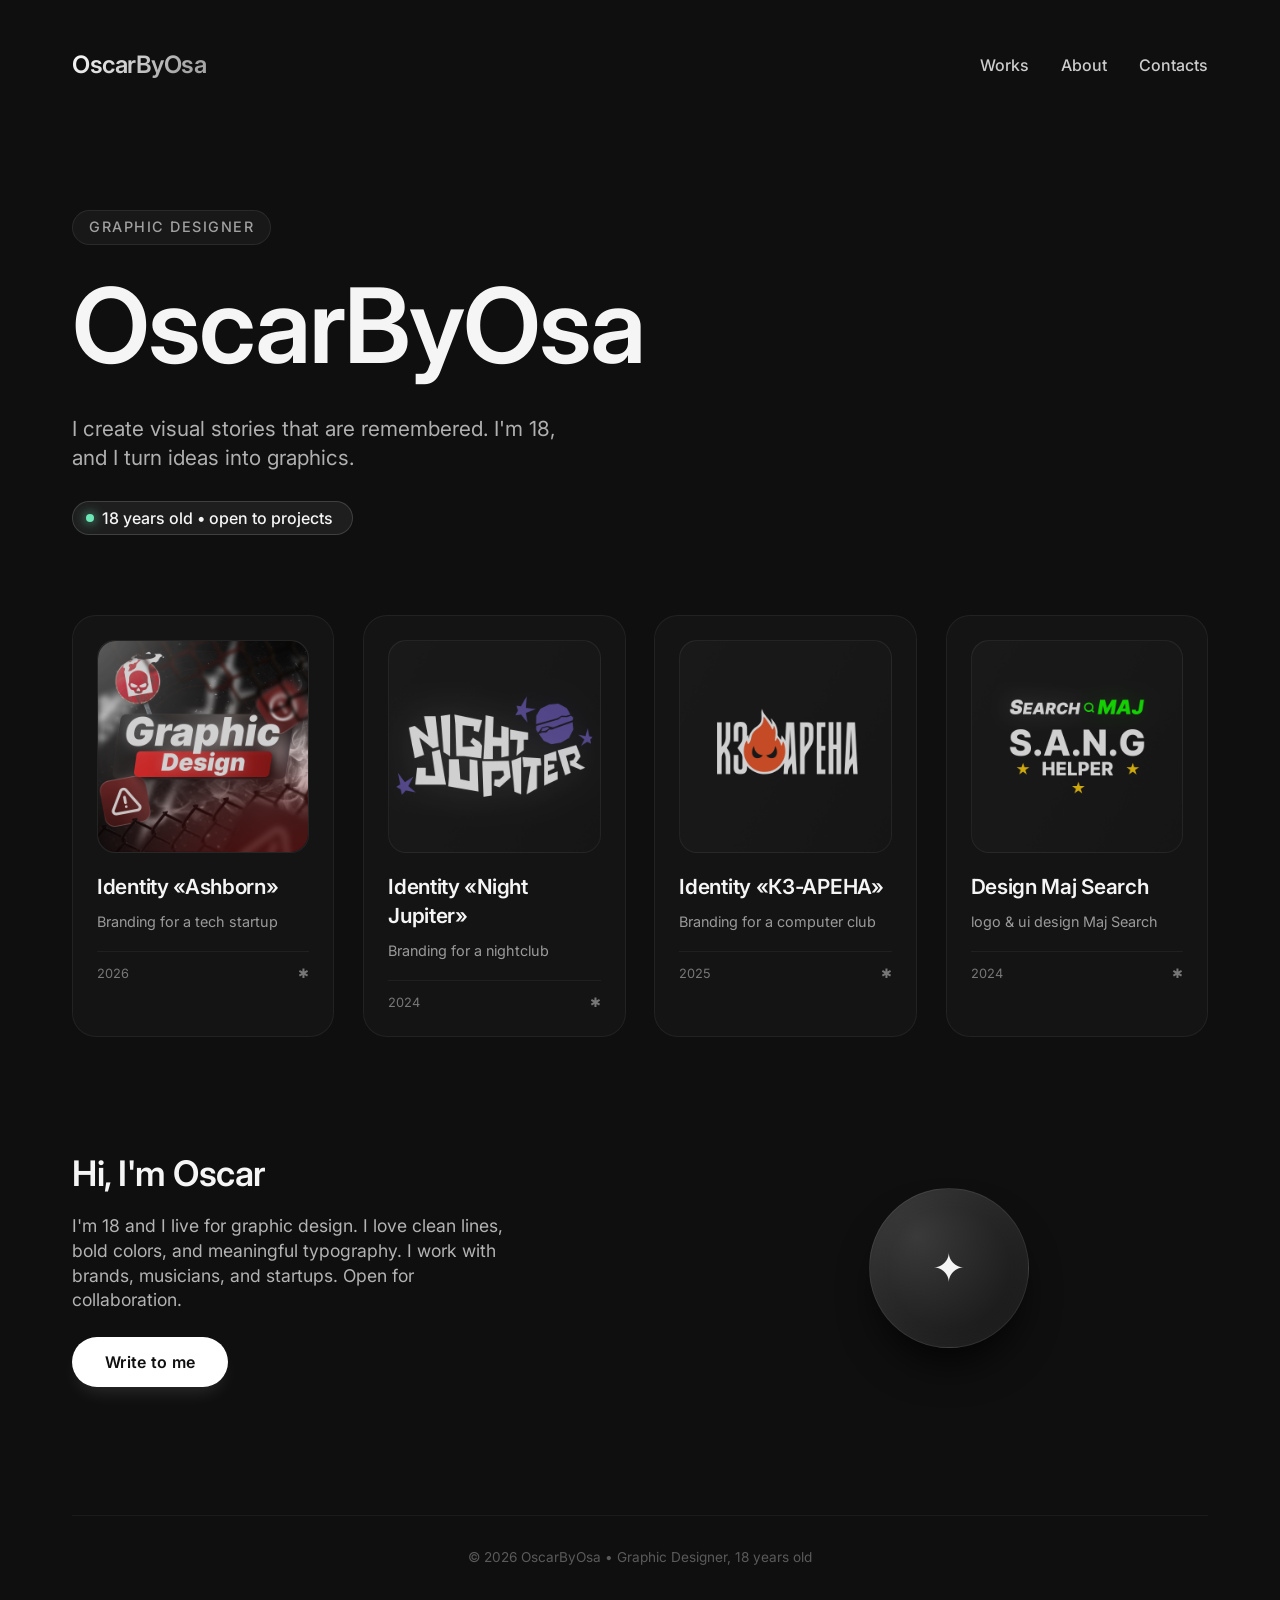
<file: index.html>
<!DOCTYPE html>
<html lang="en">
<head>
  <meta charset="UTF-8">
  <meta name="viewport" content="width=device-width, initial-scale=1.0, viewport-fit=cover">
  <title>OscarByOsa • Portfolio</title>
  <!-- Simple and beautiful font -->
  <link rel="preconnect" href="https://fonts.googleapis.com">
  <link rel="preconnect" href="https://fonts.gstatic.com" crossorigin>
  <link href="https://fonts.googleapis.com/css2?family=Inter:opsz,wght@14..32,400;14..32,500;14..32,600&display=swap" rel="stylesheet">
  <style>
    * {
      margin: 0;
      padding: 0;
      box-sizing: border-box;
    }

    body {
      background: #0f0f0f;
      font-family: 'Inter', -apple-system, BlinkMacSystemFont, sans-serif;
      color: #f5f5f5;
      line-height: 1.4;
      overflow-x: hidden;
    }

    /* Smooth scrolling */
    html {
      scroll-behavior: smooth;
    }

    /* ----- ANIMATIONS ----- */
    @keyframes fadeInUp {
      0% {
        opacity: 0;
        transform: translateY(30px);
      }
      100% {
        opacity: 1;
        transform: translateY(0);
      }
    }

    @keyframes softGlow {
      0% {
        text-shadow: 0 0 10px rgba(255, 255, 255, 0.1);
      }
      50% {
        text-shadow: 0 0 25px rgba(255, 255, 255, 0.3), 0 0 10px rgba(200, 200, 255, 0.4);
      }
      100% {
        text-shadow: 0 0 10px rgba(255, 255, 255, 0.1);
      }
    }

    @keyframes float {
      0% {
        transform: translateY(0px);
      }
      50% {
        transform: translateY(-8px);
      }
      100% {
        transform: translateY(0px);
      }
    }

    @keyframes borderPulse {
      0% {
        border-color: rgba(255, 255, 255, 0.08);
      }
      50% {
        border-color: rgba(255, 255, 255, 0.25);
      }
      100% {
        border-color: rgba(255, 255, 255, 0.08);
      }
    }

    @keyframes shimmer {
      0% {
        background-position: -200% center;
      }
      100% {
        background-position: 200% center;
      }
    }

    /* Container */
    .landing {
      max-width: 1200px;
      margin: 0 auto;
      padding: 2rem 2rem 3rem;
      display: flex;
      flex-direction: column;
      gap: 5rem;
    }

    /* ----- HEADER ----- */
    .header {
      display: flex;
      justify-content: space-between;
      align-items: center;
      padding: 1rem 0;
      animation: fadeInUp 1s ease forwards;
    }

    .logo {
      font-weight: 600;
      font-size: 1.5rem;
      letter-spacing: -0.5px;
      background: linear-gradient(135deg, #ffffff 0%, #a5a5a5 80%);
      -webkit-background-clip: text;
      -webkit-text-fill-color: transparent;
      background-clip: text;
    }

    .nav {
      display: flex;
      gap: 2rem;
      font-weight: 500;
      font-size: 1rem;
      color: #cccccc;
    }

    .nav span {
      cursor: default;
      transition: color 0.3s ease;
      position: relative;
    }

    .nav span:hover {
      color: white;
    }

    .nav span::after {
      content: '';
      position: absolute;
      bottom: -4px;
      left: 0;
      width: 0%;
      height: 1px;
      background: white;
      transition: width 0.3s ease;
    }

    .nav span:hover::after {
      width: 100%;
    }

    /* ----- HERO SECTION ----- */
    .hero {
      display: flex;
      flex-direction: column;
      align-items: flex-start;
      gap: 1.8rem;
      margin-top: 2rem;
      animation: fadeInUp 1s ease 0.2s both;
    }

    .hero-tag {
      font-size: 0.9rem;
      font-weight: 500;
      letter-spacing: 1.5px;
      text-transform: uppercase;
      color: #a0a0a0;
      background: rgba(255, 255, 255, 0.04);
      padding: 0.4rem 1rem;
      border-radius: 30px;
      backdrop-filter: blur(10px);
      border: 1px solid rgba(255, 255, 255, 0.08);
    }

    .hero-title {
      font-size: clamp(3.5rem, 10vw, 6.5rem);
      font-weight: 600;
      line-height: 1;
      letter-spacing: -2px;
      animation: softGlow 4s infinite ease-in-out;
    }

    .hero-sub {
      font-size: 1.3rem;
      max-width: 500px;
      color: #b0b0b0;
      font-weight: 400;
      margin-top: 0.5rem;
    }

    .age-badge {
      display: inline-flex;
      align-items: center;
      background: #1e1e1e;
      border: 1px solid rgba(255, 255, 255, 0.15);
      border-radius: 40px;
      padding: 0.3rem 1.2rem 0.3rem 0.8rem;
      font-weight: 500;
      font-size: 1rem;
      gap: 0.5rem;
      animation: borderPulse 3s infinite;
    }

    .age-dot {
      width: 8px;
      height: 8px;
      background: #6ee7b7;
      border-radius: 50%;
      box-shadow: 0 0 12px #6ee7b7;
    }

    /* ----- PORTFOLIO GRID ----- */
    .portfolio-grid {
      display: grid;
      grid-template-columns: repeat(auto-fit, minmax(260px, 1fr));
      gap: 1.8rem;
      animation: fadeInUp 1s ease 0.4s both;
    }

    .card {
      background: #141414;
      border: 1px solid rgba(255, 255, 255, 0.06);
      border-radius: 24px;
      padding: 1.5rem;
      transition: all 0.4s cubic-bezier(0.16, 1, 0.3, 1);
      backdrop-filter: blur(10px);
      display: flex;
      flex-direction: column;
      gap: 1.2rem;
      text-decoration: none;
      color: inherit;
    }

    .card:hover {
      transform: translateY(-6px);
      border-color: rgba(255, 255, 255, 0.2);
      box-shadow: 0 20px 35px -15px rgba(0, 0, 0, 0.7), 0 0 0 1px rgba(255, 255, 255, 0.05);
    }

    /* Card visual container */
    .card-visual {
      width: 100%;
      aspect-ratio: 1 / 1;
      background: linear-gradient(145deg, #232323, #1a1a1a);
      border-radius: 18px;
      display: flex;
      align-items: center;
      justify-content: center;
      font-size: 2.5rem;
      opacity: 0.8;
      transition: opacity 0.3s ease;
      position: relative;
      overflow: hidden;
      border: 1px solid rgba(255, 255, 255, 0.05);
    }

    .card:hover .card-visual {
      opacity: 1;
    }

    /* Image inside card — square, no distortion */
    .card-image {
      position: absolute;
      top: 0;
      left: 0;
      width: 100%;
      height: 100%;
      object-fit: cover;
      object-position: center;
      border-radius: 18px;
      transition: transform 0.4s ease;
      display: block;
    }

    .card:hover .card-image {
      transform: scale(1.05);
    }

    /* Fallback symbol (if no image) */
    .card-fallback {
      position: absolute;
      top: 0;
      left: 0;
      width: 100%;
      height: 100%;
      display: flex;
      align-items: center;
      justify-content: center;
      font-size: 2.5rem;
      background: linear-gradient(135deg, #f0f0f0, #888);
      -webkit-background-clip: text;
      -webkit-text-fill-color: transparent;
      background-clip: text;
      font-weight: 500;
      filter: drop-shadow(0 4px 6px black);
      z-index: 1;
    }

    /* In Development placeholder */
    .card-visual.dev-placeholder {
      background: linear-gradient(145deg, #1a1a1a, #111111);
      border: 1px dashed rgba(255, 255, 255, 0.1);
      opacity: 0.6;
    }

    .card:hover .card-visual.dev-placeholder {
      opacity: 0.8;
      border-color: rgba(255, 255, 255, 0.2);
    }

    .dev-icon {
      font-size: 2rem;
      opacity: 0.5;
      transition: opacity 0.3s ease;
    }

    .card:hover .dev-icon {
      opacity: 0.8;
    }

    .dev-text {
      font-size: 0.8rem;
      font-weight: 500;
      letter-spacing: 1px;
      text-transform: uppercase;
      color: #666;
      transition: color 0.3s ease;
    }

    .card:hover .dev-text {
      color: #888;
    }

    .card-title {
      font-weight: 600;
      font-size: 1.3rem;
      letter-spacing: -0.3px;
    }

    .card-desc {
      font-size: 0.9rem;
      color: #9a9a9a;
      margin-top: -0.5rem;
    }

    .card-meta {
      display: flex;
      justify-content: space-between;
      align-items: center;
      color: #777;
      font-size: 0.8rem;
      border-top: 1px solid rgba(255, 255, 255, 0.05);
      padding-top: 0.8rem;
    }

    /* ----- ABOUT + CONTACT ----- */
    .about-section {
      display: flex;
      flex-wrap: wrap;
      gap: 3rem;
      align-items: center;
      margin: 2rem 0 1rem;
      animation: fadeInUp 1s ease 0.6s both;
    }

    .about-text {
      flex: 1 1 300px;
    }

    .about-text h2 {
      font-size: 2.2rem;
      font-weight: 600;
      margin-bottom: 1rem;
      letter-spacing: -0.5px;
    }

    .about-text p {
      color: #b3b3b3;
      font-size: 1.1rem;
      max-width: 450px;
      margin-bottom: 1.5rem;
    }

    .contact-btn {
      display: inline-block;
      background: white;
      color: #0f0f0f;
      font-weight: 600;
      padding: 0.8rem 2rem;
      border-radius: 40px;
      text-decoration: none;
      transition: 0.3s;
      font-size: 1rem;
      letter-spacing: 0.3px;
      box-shadow: 0 10px 20px -8px rgba(255, 255, 255, 0.15);
      border: 1px solid transparent;
    }

    .contact-btn:hover {
      background: #e0e0e0;
      transform: scale(1.03);
      box-shadow: 0 15px 25px -8px rgba(255, 255, 255, 0.25);
    }

    .about-visual {
      flex: 1 1 250px;
      display: flex;
      justify-content: center;
      align-items: center;
    }

    .floating-circle {
      width: 160px;
      height: 160px;
      border-radius: 50%;
      background: radial-gradient(circle at 30% 30%, #3a3a3a, #0f0f0f);
      box-shadow: 0 25px 40px -12px rgba(0,0,0,0.8), inset 0 0 30px rgba(255,255,255,0.05);
      animation: float 5s infinite ease-in-out;
      display: flex;
      align-items: center;
      justify-content: center;
      font-size: 2.5rem;
      font-weight: 300;
      border: 1px solid rgba(255,255,255,0.1);
    }

    /* ----- FOOTER ----- */
    .footer-note {
      text-align: center;
      color: #5a5a5a;
      font-size: 0.85rem;
      margin-top: 2rem;
      border-top: 1px solid rgba(255,255,255,0.05);
      padding-top: 2rem;
      animation: fadeInUp 1s ease 0.8s both;
      width: 100%;
    }

    /* Responsive */
    @media (max-width: 650px) {
      .landing {
        padding: 1.5rem;
        gap: 3rem;
      }
      .header {
        flex-direction: column;
        align-items: flex-start;
        gap: 1rem;
      }
      .hero-title {
        font-size: 3.2rem;
      }
    }
  </style>
</head>
<body>
  <div class="landing">
    
    <!-- Header -->
    <header class="header">
      <div class="logo">OscarByOsa</div>
      <div class="nav">
        <span>Works</span>
        <span>About</span>
        <span>Contacts</span>
      </div>
    </header>

    <!-- Hero section -->
    <section class="hero">
      <div class="hero-tag">Graphic Designer</div>
      <h1 class="hero-title">OscarByOsa</h1>
      <p class="hero-sub">
        I create visual stories that are remembered. I'm 18, and I turn ideas into graphics.
      </p>
      <div class="age-badge">
        <span class="age-dot"></span> 18 years old • open to projects
      </div>
    </section>

    <!-- Portfolio grid -->
    <section class="portfolio-grid">
      
      <!-- Card 1: Ashborn -->
      <a href="ashborn.html" class="card">
        <div class="card-visual">
          <img 
            src="img/test page.png" 
            alt="Identity Ashborn" 
            class="card-image"
            onerror="this.style.display='none'; this.nextElementSibling.style.display='flex';"
          >
          <span class="card-fallback" style="display: none;">◈</span>
        </div>
        <div class="card-title">Identity «Ashborn»</div>
        <div class="card-desc">Branding for a tech startup</div>
        <div class="card-meta">
          <span>2026</span>
          <span>✱</span>
        </div>
      </a>

      <!-- Card 2: Night Jupiter -->
      <a href="nightjupiter.html" class="card">
        <div class="card-visual">
          <img 
            src="img/Frame 102.png" 
            alt="Identity Night Jupiter" 
            class="card-image"
            onerror="this.style.display='none'; this.nextElementSibling.style.display='flex';"
          >
          <span class="card-fallback" style="display: none;">◈</span>
        </div>
        <div class="card-title">Identity «Night Jupiter»</div>
        <div class="card-desc">Branding for a nightclub</div>
        <div class="card-meta">
          <span>2024</span>
          <span>✱</span>
        </div>
      </a>

      <!-- Card 3: KzArena -->
      <a href="kzarena.html" class="card">
        <div class="card-visual">
          <img 
            src="img/Frame 106.png" 
            alt="Identity KZ_ARENA" 
            class="card-image"
            onerror="this.style.display='none'; this.nextElementSibling.style.display='flex';"
          >
          <span class="card-fallback" style="display: none;">◈</span>
        </div>
        <div class="card-title">Identity «КЗ-АРЕНА»</div>
        <div class="card-desc">Branding for a computer club</div>
        <div class="card-meta">
          <span>2025</span>
          <span>✱</span>
        </div>
      </a>

      <!-- Card 4: In Development -->
      <a href="majesticrp.html" class="card">
        <div class="card-visual">
          <img 
            src="img/Frame 107.png" 
            alt="logo & ui design Maj Search" 
            class="card-image"
            onerror="this.style.display='none'; this.nextElementSibling.style.display='flex';"
          >
          <span class="card-fallback" style="display: none;">◈</span>
        </div>
        <div class="card-title">Design Maj Search</div>
        <div class="card-desc">logo & ui design Maj Search</div>
        <div class="card-meta">
          <span>2024</span>
          <span>✱</span>
        </div>
      </a>

    </section>

    <!-- About + Contact -->
    <section class="about-section">
      <div class="about-text">
        <h2>Hi, I'm Oscar</h2>
        <p>
          I'm 18 and I live for graphic design. I love clean lines, bold colors, and meaningful typography. 
          I work with brands, musicians, and startups. Open for collaboration.
        </p>
        <a href="mailto:oscarbyosa@gmail.com" class="contact-btn">Write to me</a>
      </div>
      <div class="about-visual">
        <div class="floating-circle">
          ✦
        </div>
      </div>
    </section>

    <!-- Footer -->
    <div class="footer-note">
      © 2026 OscarByOsa • Graphic Designer, 18 years old
    </div>

  </div>
</body>
</html>
</file>
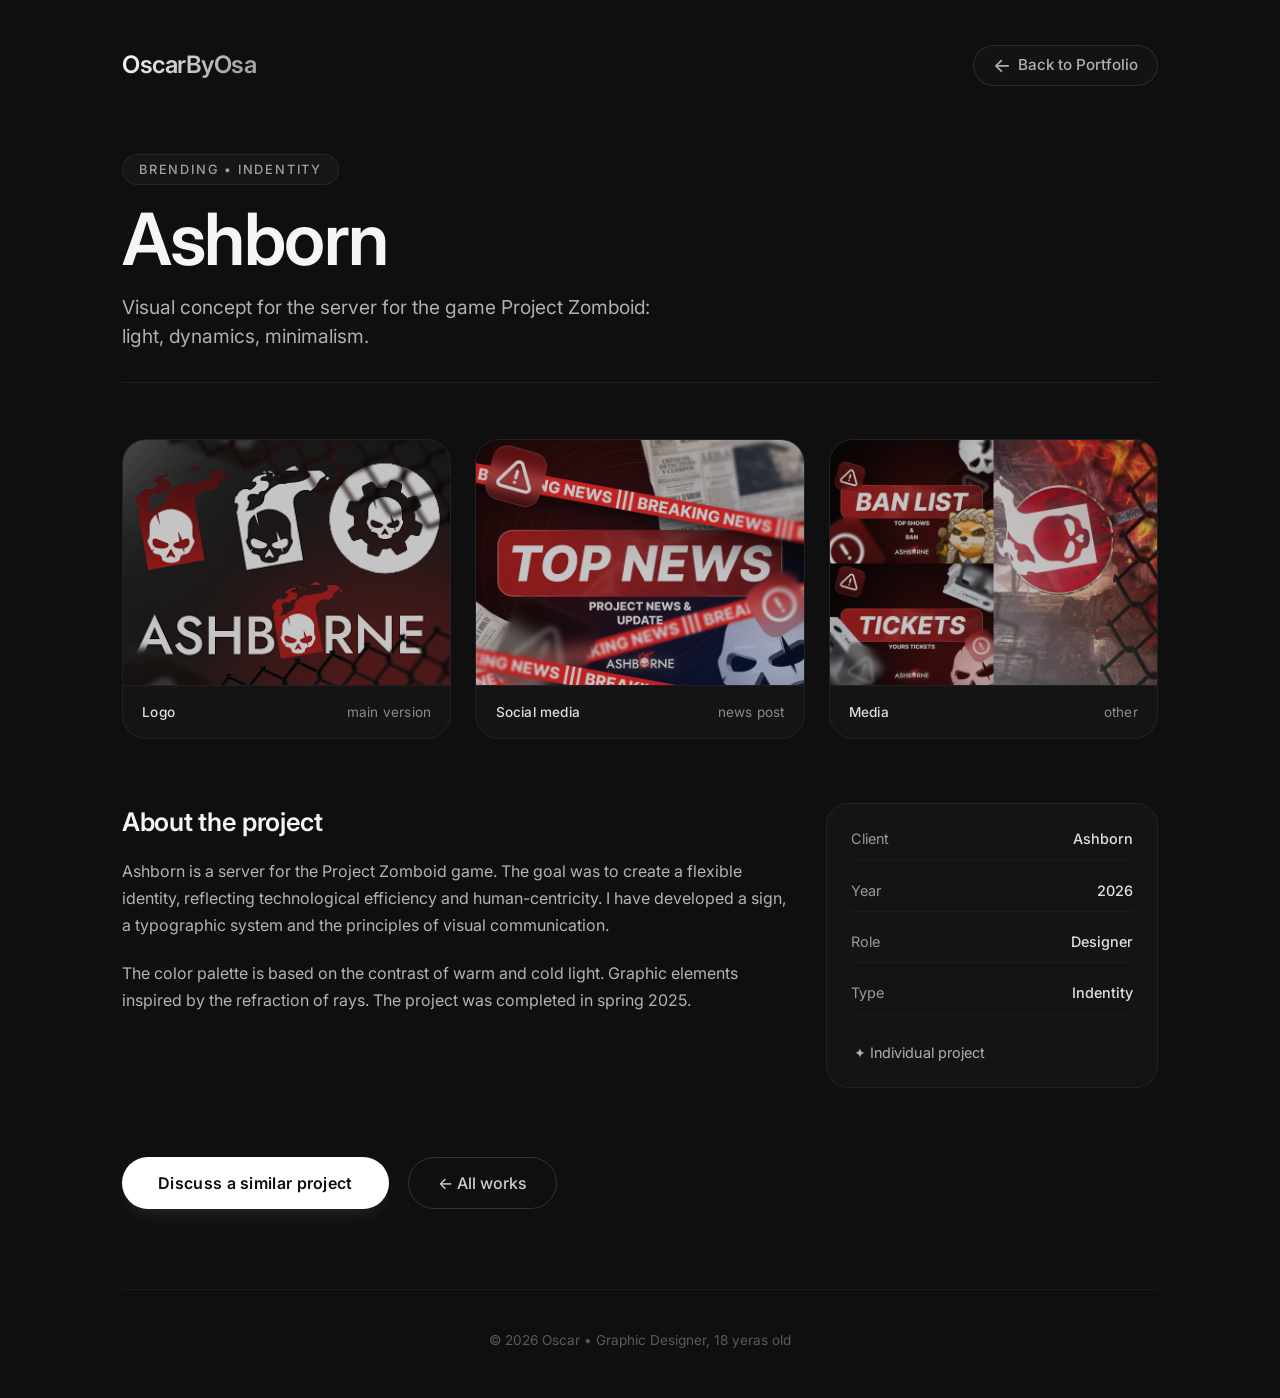
<file: ashborn.html>
<!DOCTYPE html>
<html lang="ru">
<head>
  <meta charset="UTF-8">
  <meta name="viewport" content="width=device-width, initial-scale=1.0, viewport-fit=cover">
  <title>OscarByOsa • Project: Indentity «Ashborn»</title>
  <link rel="preconnect" href="https://fonts.googleapis.com">
  <link rel="preconnect" href="https://fonts.gstatic.com" crossorigin>
  <link href="https://fonts.googleapis.com/css2?family=Inter:opsz,wght@14..32,400;14..32,500;14..32,600&display=swap" rel="stylesheet">
  <style>
    * {
      margin: 0;
      padding: 0;
      box-sizing: border-box;
    }

    body {
      background: #0f0f0f;
      font-family: 'Inter', -apple-system, BlinkMacSystemFont, sans-serif;
      color: #f5f5f5;
      line-height: 1.5;
      overflow-x: hidden;
    }

    html {
      scroll-behavior: smooth;
    }

    /* ----- АНИМАЦИИ (сохраняем айдентику) ----- */
    @keyframes fadeInUp {
      0% {
        opacity: 0;
        transform: translateY(30px);
      }
      100% {
        opacity: 1;
        transform: translateY(0);
      }
    }

    @keyframes fadeIn {
      0% { opacity: 0; }
      100% { opacity: 1; }
    }

    @keyframes softGlow {
      0% {
        text-shadow: 0 0 10px rgba(255, 255, 255, 0.1);
      }
      50% {
        text-shadow: 0 0 25px rgba(255, 255, 255, 0.3), 0 0 10px rgba(200, 200, 255, 0.4);
      }
      100% {
        text-shadow: 0 0 10px rgba(255, 255, 255, 0.1);
      }
    }

    @keyframes borderPulse {
      0% {
        border-color: rgba(255, 255, 255, 0.08);
      }
      50% {
        border-color: rgba(255, 255, 255, 0.25);
      }
      100% {
        border-color: rgba(255, 255, 255, 0.08);
      }
    }

    @keyframes float {
      0% { transform: translateY(0px); }
      50% { transform: translateY(-6px); }
      100% { transform: translateY(0px); }
    }

    @keyframes scaleIn {
      0% { transform: scale(0.95); opacity: 0; }
      100% { transform: scale(1); opacity: 1; }
    }

    .container {
      max-width: 1100px;
      margin: 0 auto;
      padding: 2rem 2rem 3rem;
      display: flex;
      flex-direction: column;
      gap: 3.5rem;
    }

    /* ----- ШАПКА (как на главной) ----- */
    .header {
      display: flex;
      justify-content: space-between;
      align-items: center;
      padding: 0.8rem 0;
      animation: fadeInUp 0.9s ease forwards;
      flex-wrap: wrap;
      gap: 1rem;
    }

    .logo {
      font-weight: 600;
      font-size: 1.5rem;
      letter-spacing: -0.5px;
      background: linear-gradient(135deg, #ffffff 0%, #a5a5a5 80%);
      -webkit-background-clip: text;
      -webkit-text-fill-color: transparent;
      background-clip: text;
      text-decoration: none;
    }

    .back-link {
      display: flex;
      align-items: center;
      gap: 0.4rem;
      color: #b0b0b0;
      font-weight: 500;
      font-size: 0.95rem;
      text-decoration: none;
      transition: color 0.3s;
      border: 1px solid rgba(255, 255, 255, 0.1);
      padding: 0.5rem 1.2rem;
      border-radius: 30px;
      background: rgba(255, 255, 255, 0.02);
    }

    .back-link:hover {
      color: white;
      border-color: rgba(255, 255, 255, 0.3);
      background: rgba(255, 255, 255, 0.04);
    }

    .back-arrow {
      font-size: 1.2rem;
      line-height: 1;
    }

    /* ----- ЗАГОЛОВОК ПРОЕКТА ----- */
    .project-hero {
      animation: fadeInUp 0.9s ease 0.15s both;
      display: flex;
      flex-direction: column;
      gap: 1rem;
      border-bottom: 1px solid rgba(255, 255, 255, 0.07);
      padding-bottom: 2rem;
    }

    .project-category {
      font-size: 0.8rem;
      font-weight: 500;
      letter-spacing: 1.8px;
      text-transform: uppercase;
      color: #a0a0a0;
      background: rgba(255, 255, 255, 0.03);
      display: inline-block;
      padding: 0.3rem 1rem;
      border-radius: 20px;
      width: fit-content;
      border: 1px solid rgba(255, 255, 255, 0.07);
    }

    .project-title {
      font-size: clamp(2.8rem, 7vw, 4.5rem);
      font-weight: 600;
      letter-spacing: -1.5px;
      line-height: 1.05;
      animation: softGlow 5s infinite ease-in-out;
    }

    .project-subtitle {
      font-size: 1.2rem;
      color: #b0b0b0;
      max-width: 550px;
      font-weight: 400;
    }

    /* ----- ГАЛЕРЕЯ ИЗОБРАЖЕНИЙ (стилизованная) ----- */
    .gallery {
      display: grid;
      grid-template-columns: repeat(auto-fit, minmax(280px, 1fr));
      gap: 1.5rem;
      animation: fadeInUp 0.9s ease 0.3s both;
    }

    .gallery-item {
      background: #141414;
      border: 1px solid rgba(255, 255, 255, 0.06);
      border-radius: 24px;
      overflow: hidden;
      transition: all 0.35s cubic-bezier(0.16, 1, 0.3, 1);
      display: flex;
      flex-direction: column;
    }

    .gallery-item:hover {
      transform: translateY(-5px);
      border-color: rgba(255, 255, 255, 0.2);
      box-shadow: 0 20px 30px -15px rgba(0, 0, 0, 0.7);
    }

    .image-placeholder {
      width: 100%;
      aspect-ratio: 4 / 3;
      background: linear-gradient(145deg, #1f1f1f, #181818);
      display: flex;
      align-items: center;
      justify-content: center;
      font-size: 3rem;
      opacity: 0.75;
      transition: 0.3s;
      border-bottom: 1px solid rgba(255, 255, 255, 0.04);
      position: relative;
    }

    .image-placeholder span {
      background: linear-gradient(135deg, #d0d0d0, #777);
      -webkit-background-clip: text;
      -webkit-text-fill-color: transparent;
      background-clip: text;
      font-weight: 400;
    }

    .gallery-item:hover .image-placeholder {
      opacity: 0.95;
    }

    .image-caption {
      padding: 1rem 1.2rem;
      font-size: 0.85rem;
      color: #8a8a8a;
      letter-spacing: 0.2px;
      display: flex;
      justify-content: space-between;
      align-items: center;
    }

    .image-caption strong {
      color: #dddddd;
      font-weight: 500;
    }

    /* ----- ОПИСАНИЕ ПРОЕКТА ----- */
    .project-details {
      display: grid;
      grid-template-columns: 2fr 1fr;
      gap: 2.5rem;
      animation: fadeInUp 0.9s ease 0.4s both;
      margin-top: 0.5rem;
    }

    @media (max-width: 700px) {
      .project-details {
        grid-template-columns: 1fr;
      }
    }

    .description h3 {
      font-size: 1.6rem;
      font-weight: 600;
      margin-bottom: 1rem;
      letter-spacing: -0.3px;
    }

    .description p {
      color: #b3b3b3;
      font-size: 1rem;
      line-height: 1.7;
      margin-bottom: 1.3rem;
    }

    .info-panel {
      background: #141414;
      border: 1px solid rgba(255, 255, 255, 0.06);
      border-radius: 22px;
      padding: 1.5rem;
      display: flex;
      flex-direction: column;
      gap: 1.2rem;
      height: fit-content;
      animation: borderPulse 4s infinite;
    }

    .info-row {
      display: flex;
      justify-content: space-between;
      font-size: 0.9rem;
      color: #9a9a9a;
      border-bottom: 1px solid rgba(255, 255, 255, 0.04);
      padding-bottom: 0.6rem;
    }

    .info-row span:last-child {
      color: #e0e0e0;
      font-weight: 500;
    }

    /* ----- КНОПКА КОНТАКТА ----- */
    .action-row {
      display: flex;
      gap: 1.2rem;
      flex-wrap: wrap;
      margin-top: 0.8rem;
      animation: fadeInUp 0.9s ease 0.5s both;
    }

    .primary-btn {
      background: white;
      color: #0f0f0f;
      font-weight: 600;
      padding: 0.8rem 2.2rem;
      border-radius: 40px;
      text-decoration: none;
      transition: 0.3s;
      font-size: 1rem;
      letter-spacing: 0.3px;
      box-shadow: 0 10px 20px -8px rgba(255, 255, 255, 0.12);
      border: 1px solid transparent;
      display: inline-block;
    }

    .primary-btn:hover {
      background: #e6e6e6;
      transform: scale(1.03);
      box-shadow: 0 14px 26px -8px rgba(255, 255, 255, 0.25);
    }

    .secondary-link {
      color: #cccccc;
      text-decoration: none;
      padding: 0.8rem 1.8rem;
      border: 1px solid rgba(255, 255, 255, 0.15);
      border-radius: 40px;
      font-weight: 500;
      transition: 0.3s;
      display: inline-flex;
      align-items: center;
      gap: 0.3rem;
      background: transparent;
    }

    .secondary-link:hover {
      border-color: rgba(255, 255, 255, 0.4);
      color: white;
      background: rgba(255, 255, 255, 0.03);
    }

    .footer-note {
      text-align: center;
      color: #5a5a5a;
      font-size: 0.85rem;
      margin-top: 1.5rem;
      border-top: 1px solid rgba(255, 255, 255, 0.05);
      padding-top: 2.5rem;
      animation: fadeIn 1s ease 0.7s both;
    }

    .floating-icon {
      display: inline-block;
      animation: float 5s infinite ease-in-out;
      margin-left: 0.2rem;
    }
    /* Стили для изображений в галерее */
.gallery-image {
  position: absolute;
  top: 0;
  left: 0;
  width: 100%;
  height: 100%;
  object-fit: cover;
  object-position: center;
  display: block;
  transition: transform 0.4s ease, opacity 0.3s ease;
}

.gallery-item:hover .gallery-image {
  transform: scale(1.03);
}

/* Fallback-символ для галереи */
.gallery-fallback {
  position: absolute;
  top: 0;
  left: 0;
  width: 100%;
  height: 100%;
  display: flex;
  align-items: center;
  justify-content: center;
  font-size: 3rem;
  background: linear-gradient(135deg, #d0d0d0, #777);
  -webkit-background-clip: text;
  -webkit-text-fill-color: transparent;
  background-clip: text;
  font-weight: 400;
  z-index: 1;
}

/* Обновляем image-placeholder для корректного позиционирования */
.image-placeholder {
  position: relative;
  overflow: hidden;
}
  </style>
</head>
<body>
  <div class="container">
    
    <!-- Шапка с возвратом -->
    <header class="header">
      <a href="index.html" class="logo" style="text-decoration: none;">OscarByOsa</a>
      <a href="index.html" class="back-link">
        <span class="back-arrow">←</span> Back to Portfolio
      </a>
    </header>

    <!-- Герой проекта -->
    <section class="project-hero">
      <div class="project-category">Brending • Indentity</div>
      <h1 class="project-title">Ashborn</h1>
      <p class="project-subtitle">
        Visual concept for the server for the game Project Zomboid: light, dynamics, minimalism.
      </p>
    </section>

    <!-- Галерея (можно менять символы/изображения) -->
    <div class="gallery">
  <!-- Изображение 1 -->
  <div class="gallery-item">
    <div class="image-placeholder">
      <img 
        src="img/0424.gif" 
        alt="Logo main version" 
        class="gallery-image"
        onerror="this.style.display='none'; this.nextElementSibling.style.display='flex';"
      >
      <span class="gallery-fallback" style="display: none;">◈</span>
    </div>
    <div class="image-caption"><strong>Logo</strong> main version</div>
  </div>

  <!-- Изображение 2 -->
  <div class="gallery-item">
    <div class="image-placeholder">
      <img 
        src="img/Frame 100.png" 
        alt="Corporate pattern" 
        class="gallery-image"
        onerror="this.style.display='none'; this.nextElementSibling.style.display='flex';"
      >
      <span class="gallery-fallback" style="display: none;">◫</span>
    </div>
    <div class="image-caption"><strong>Social media</strong> news post</div>
  </div>

  <!-- Изображение 3 -->
  <div class="gallery-item">
    <div class="image-placeholder">
      <img 
        src="img/Frame 101.png" 
        alt="Business cards and packaging" 
        class="gallery-image"
        onerror="this.style.display='none'; this.nextElementSibling.style.display='flex';"
      >
      <span class="gallery-fallback" style="display: none;">◎</span>
    </div>
    <div class="image-caption"><strong>Media</strong> other</div>
  </div>
</div>

    <!-- Детали проекта -->
    <div class="project-details">
      <div class="description">
        <h3>About the project</h3>
        <p>
          Ashborn is a server for the Project Zomboid game. The goal was to create a flexible identity,
          reflecting technological efficiency and human-centricity. I have developed a sign, a typographic system
          and the principles of visual communication.
        </p>
        <p>
          The color palette is based on the contrast of warm and cold light. Graphic elements
          inspired by the refraction of rays. The project was completed in spring 2025.
        </p>
      </div>
      <div class="info-panel">
        <div class="info-row"><span>Client</span> <span>Ashborn</span></div>
        <div class="info-row"><span>Year</span> <span>2026</span></div>
        <div class="info-row"><span>Role</span> <span>Designer</span></div>
        <div class="info-row"><span>Type</span> <span>Indentity</span></div>
        <div style="margin-top: 0.5rem; color: #b0b0b0; font-size: 0.9rem;">
          <span class="floating-icon">✦</span> Individual project
        </div>
      </div>
    </div>

    <!-- Кнопки действий -->
    <div class="action-row">
      <a href="mailto:oscarbyosa@gmail.com" class="primary-btn">Discuss a similar project</a>
      <a href="index.html" class="secondary-link">← All works</a>
    </div>

    <div class="footer-note">
      © 2026 Oscar • Graphic Designer, 18 yeras old
    </div>
  </div>
</body>
</html>
</file>
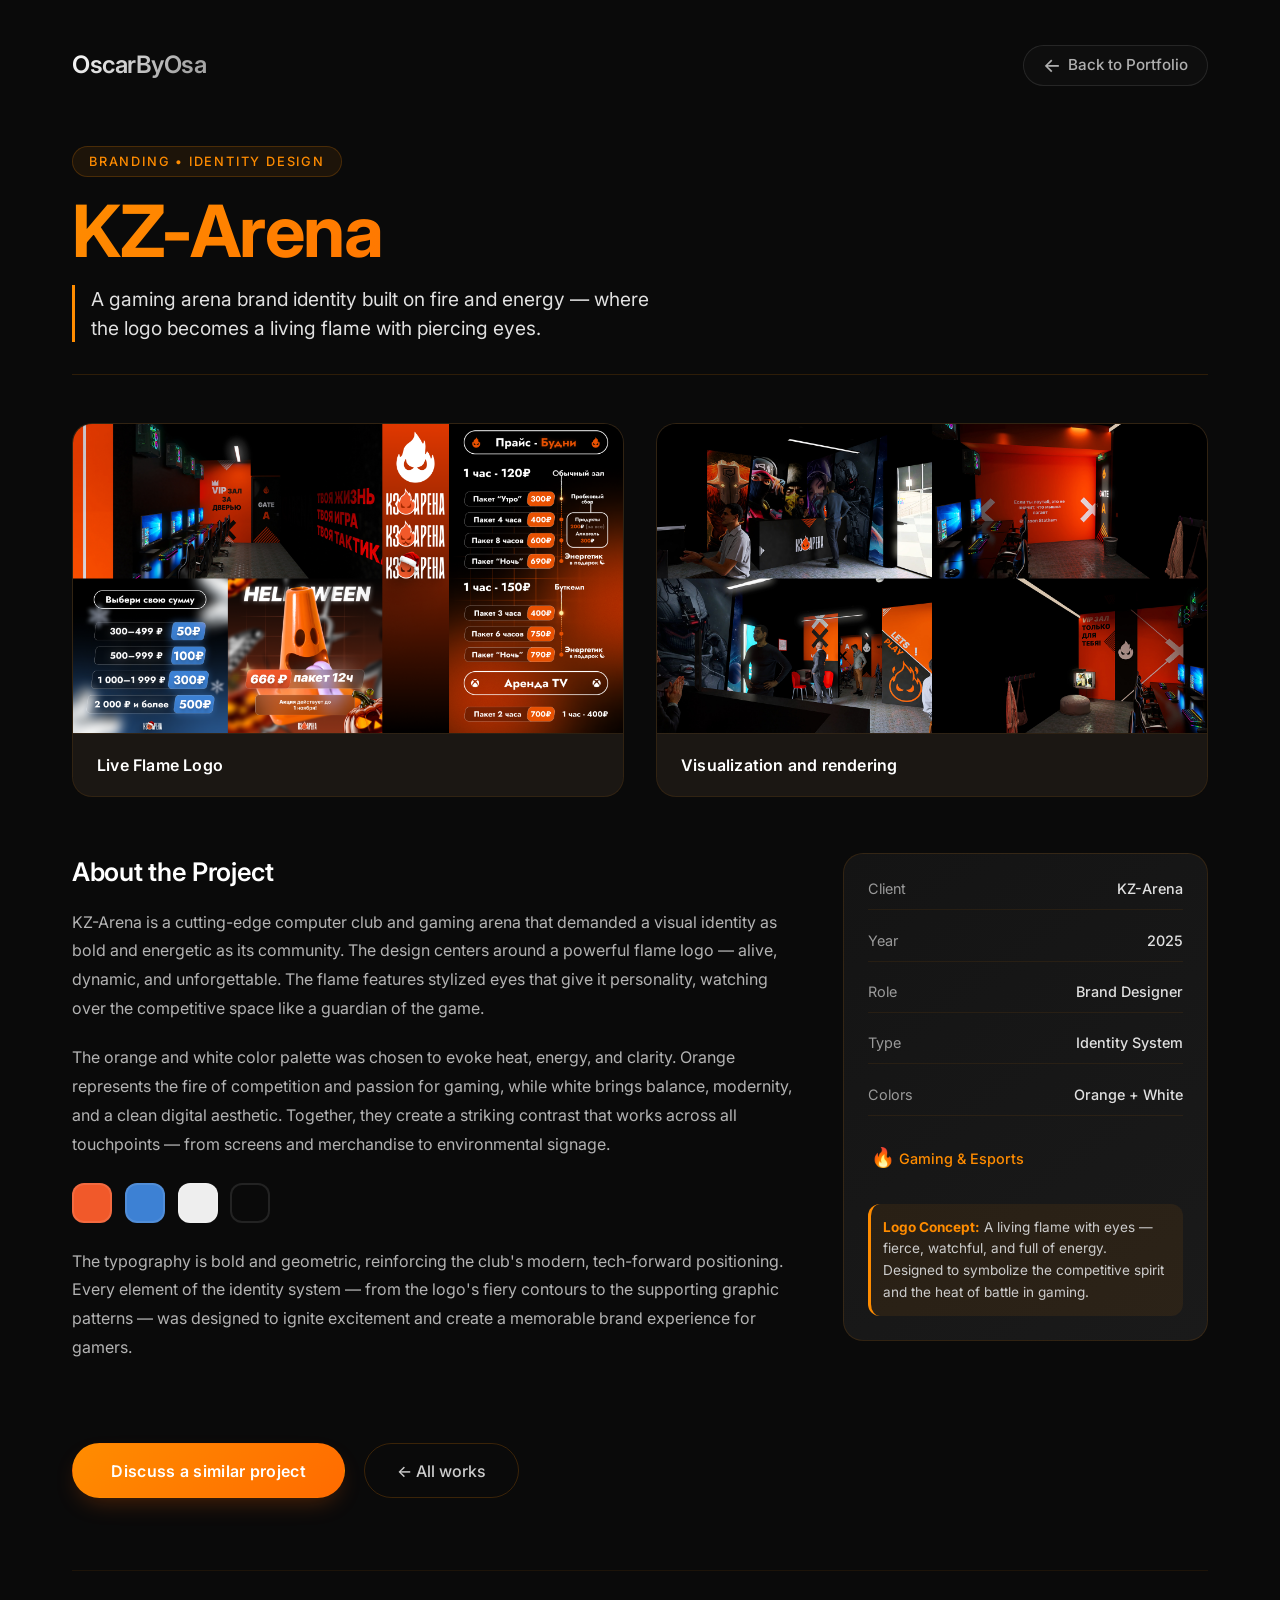
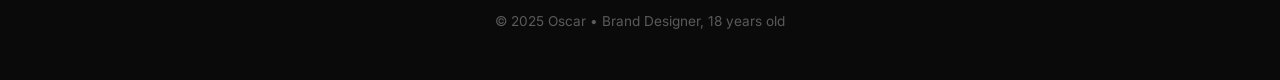
<file: kzarena.html>
<!DOCTYPE html>
<html lang="en">
<head>
    <meta charset="UTF-8">
    <meta name="viewport" content="width=device-width, initial-scale=1.0, viewport-fit=cover">
    <title>OscarByOsa • Project: KZ-Arena Brand Identity</title>
    <link rel="preconnect" href="https://fonts.googleapis.com">
    <link rel="preconnect" href="https://fonts.gstatic.com" crossorigin>
    <link href="https://fonts.googleapis.com/css2?family=Inter:opsz,wght@14..32,400;14..32,500;14..32,600;14..32,700&display=swap" rel="stylesheet">
    <style>
        * {
            margin: 0;
            padding: 0;
            box-sizing: border-box;
        }

        body {
            background: #0a0a0a;
            font-family: 'Inter', -apple-system, BlinkMacSystemFont, sans-serif;
            color: #f5f5f5;
            line-height: 1.5;
            overflow-x: hidden;
        }

        html {
            scroll-behavior: smooth;
        }

        /* ----- ANIMATIONS ----- */
        @keyframes fadeInUp {
            0% {
                opacity: 0;
                transform: translateY(30px);
            }
            100% {
                opacity: 1;
                transform: translateY(0);
            }
        }

        @keyframes fadeIn {
            0% { opacity: 0; }
            100% { opacity: 1; }
        }

        @keyframes fireGlow {
            0% {
                text-shadow: 0 0 10px rgba(255, 140, 0, 0.3), 0 0 20px rgba(255, 100, 0, 0.2);
            }
            50% {
                text-shadow: 0 0 20px rgba(255, 140, 0, 0.6), 0 0 40px rgba(255, 80, 0, 0.4), 0 0 60px rgba(255, 120, 0, 0.3);
            }
            100% {
                text-shadow: 0 0 10px rgba(255, 140, 0, 0.3), 0 0 20px rgba(255, 100, 0, 0.2);
            }
        }

        @keyframes borderPulse {
            0% {
                border-color: rgba(255, 140, 0, 0.15);
            }
            50% {
                border-color: rgba(255, 140, 0, 0.4);
            }
            100% {
                border-color: rgba(255, 140, 0, 0.15);
            }
        }

        @keyframes float {
            0% { transform: translateY(0px); }
            50% { transform: translateY(-6px); }
            100% { transform: translateY(0px); }
        }

        .container {
            max-width: 1200px;
            margin: 0 auto;
            padding: 2rem 2rem 3rem;
            display: flex;
            flex-direction: column;
            gap: 3rem;
        }

        /* ----- HEADER ----- */
        .header {
            display: flex;
            justify-content: space-between;
            align-items: center;
            padding: 0.8rem 0;
            animation: fadeInUp 0.9s ease forwards;
            flex-wrap: wrap;
            gap: 1rem;
        }

        .logo {
            font-weight: 600;
            font-size: 1.5rem;
            letter-spacing: -0.5px;
            background: linear-gradient(135deg, #ffffff 0%, #a5a5a5 80%);
            -webkit-background-clip: text;
            -webkit-text-fill-color: transparent;
            background-clip: text;
            text-decoration: none;
        }

        .back-link {
            display: flex;
            align-items: center;
            gap: 0.4rem;
            color: #b0b0b0;
            font-weight: 500;
            font-size: 0.95rem;
            text-decoration: none;
            transition: all 0.3s;
            border: 1px solid rgba(255, 255, 255, 0.1);
            padding: 0.5rem 1.2rem;
            border-radius: 30px;
            background: rgba(255, 255, 255, 0.02);
        }

        .back-link:hover {
            color: white;
            border-color: rgba(255, 255, 255, 0.3);
            background: rgba(255, 255, 255, 0.04);
        }

        .back-arrow {
            font-size: 1.2rem;
            line-height: 1;
        }

        /* ----- PROJECT HERO ----- */
        .project-hero {
            animation: fadeInUp 0.9s ease 0.15s both;
            display: flex;
            flex-direction: column;
            gap: 1rem;
            border-bottom: 1px solid rgba(255, 140, 0, 0.15);
            padding-bottom: 2rem;
        }

        .project-category {
            font-size: 0.8rem;
            font-weight: 500;
            letter-spacing: 1.8px;
            text-transform: uppercase;
            color: #ff8c00;
            background: rgba(255, 140, 0, 0.08);
            display: inline-block;
            padding: 0.3rem 1rem;
            border-radius: 20px;
            width: fit-content;
            border: 1px solid rgba(255, 140, 0, 0.2);
        }

        .project-title {
            font-size: clamp(2.8rem, 7vw, 4.5rem);
            font-weight: 700;
            letter-spacing: -1.5px;
            line-height: 1.05;
            animation: fireGlow 4s infinite ease-in-out;
            background: linear-gradient(135deg, #ff8c00 0%, #ff6b00 50%, #ffffff 100%);
            -webkit-background-clip: text;
            -webkit-text-fill-color: transparent;
            background-clip: text;
        }

        .project-subtitle {
            font-size: 1.2rem;
            color: #e0e0e0;
            max-width: 600px;
            font-weight: 400;
            border-left: 3px solid #ff8c00;
            padding-left: 1rem;
        }

        /* ----- GALLERY (2 LARGE IMAGES) ----- */
        .gallery {
            display: grid;
            grid-template-columns: 1fr;
            gap: 2rem;
            animation: fadeInUp 0.9s ease 0.3s both;
        }

        @media (min-width: 900px) {
            .gallery {
                grid-template-columns: 1fr 1fr;
            }
        }

        .gallery-item {
            background: #141414;
            border: 1px solid rgba(255, 140, 0, 0.12);
            border-radius: 20px;
            overflow: hidden;
            transition: all 0.4s cubic-bezier(0.16, 1, 0.3, 1);
            display: flex;
            flex-direction: column;
            cursor: zoom-in;
        }

        .gallery-item:hover {
            transform: translateY(-4px);
            border-color: rgba(255, 140, 0, 0.5);
            box-shadow: 0 25px 40px -15px rgba(255, 100, 0, 0.3);
        }

        .image-container {
            position: relative;
            width: 100%;
            aspect-ratio: 16 / 9;
            background: linear-gradient(145deg, #1a1a1a, #0f0f0f);
            overflow: hidden;
            border-bottom: 1px solid rgba(255, 140, 0, 0.1);
        }

        .gallery-image {
            position: absolute;
            top: 0;
            left: 0;
            width: 100%;
            height: 100%;
            object-fit: cover;
            object-position: center;
            display: block;
            transition: transform 0.5s ease, opacity 0.3s ease;
        }

        .gallery-item:hover .gallery-image {
            transform: scale(1.05);
        }

        .gallery-fallback {
            position: absolute;
            top: 0;
            left: 0;
            width: 100%;
            height: 100%;
            display: flex;
            align-items: center;
            justify-content: center;
            font-size: 5rem;
            background: linear-gradient(135deg, #ff8c00, #ffffff);
            -webkit-background-clip: text;
            -webkit-text-fill-color: transparent;
            background-clip: text;
            font-weight: 600;
            z-index: 1;
        }

        .image-overlay {
            position: absolute;
            top: 0;
            left: 0;
            width: 100%;
            height: 100%;
            background: linear-gradient(to bottom, transparent 70%, rgba(0,0,0,0.3) 100%);
            opacity: 0;
            transition: opacity 0.3s ease;
            z-index: 2;
            pointer-events: none;
        }

        .gallery-item:hover .image-overlay {
            opacity: 1;
        }

        .image-caption {
            padding: 1.2rem 1.5rem;
            font-size: 0.9rem;
            color: #cccccc;
            letter-spacing: 0.2px;
            display: flex;
            justify-content: space-between;
            align-items: center;
            background: rgba(255, 140, 0, 0.03);
        }

        .image-caption strong {
            color: #ffffff;
            font-weight: 600;
            font-size: 1rem;
        }

        .view-hint {
            color: #ff8c00;
            font-size: 0.8rem;
            font-weight: 500;
            opacity: 0;
            transition: opacity 0.3s ease;
        }

        .gallery-item:hover .view-hint {
            opacity: 1;
        }

        /* ----- PROJECT DETAILS ----- */
        .project-details {
            display: grid;
            grid-template-columns: 2fr 1fr;
            gap: 2.5rem;
            animation: fadeInUp 0.9s ease 0.4s both;
            margin-top: 0.5rem;
        }

        @media (max-width: 700px) {
            .project-details {
                grid-template-columns: 1fr;
            }
        }

        .description h3 {
            font-size: 1.6rem;
            font-weight: 600;
            margin-bottom: 1rem;
            letter-spacing: -0.3px;
            color: #ffffff;
        }

        .description p {
            color: #b3b3b3;
            font-size: 1rem;
            line-height: 1.8;
            margin-bottom: 1.3rem;
        }

        .brand-colors {
            display: flex;
            gap: 0.8rem;
            margin: 1.5rem 0;
            flex-wrap: wrap;
        }

        .color-swatch {
            width: 40px;
            height: 40px;
            border-radius: 12px;
            border: 2px solid rgba(255,255,255,0.1);
            transition: transform 0.3s;
            cursor: pointer;
        }

        .color-swatch:hover {
            transform: scale(1.2);
        }

        .color-swatch.orange { background: #F1592A; }
        .color-swatch.dark-orange { background: #3D81D4; }
        .color-swatch.white { background: #eeeeee; }
        .color-swatch.black { background: #0a0a0a; }

        .info-panel {
            background: #141414;
            border: 1px solid rgba(255, 140, 0, 0.12);
            border-radius: 20px;
            padding: 1.5rem;
            display: flex;
            flex-direction: column;
            gap: 1.2rem;
            height: fit-content;
            animation: borderPulse 5s infinite;
            background: linear-gradient(145deg, #141414 0%, #1a1a1a 100%);
        }

        .info-row {
            display: flex;
            justify-content: space-between;
            font-size: 0.9rem;
            color: #9a9a9a;
            border-bottom: 1px solid rgba(255, 140, 0, 0.08);
            padding-bottom: 0.6rem;
        }

        .info-row span:last-child {
            color: #e0e0e0;
            font-weight: 500;
        }

        .logo-highlight {
            margin-top: 0.8rem;
            padding: 0.8rem;
            background: rgba(255, 140, 0, 0.08);
            border-radius: 12px;
            border-left: 3px solid #ff8c00;
            font-size: 0.85rem;
            color: #cccccc;
            line-height: 1.6;
        }

        /* ----- ACTION BUTTONS ----- */
        .action-row {
            display: flex;
            gap: 1.2rem;
            flex-wrap: wrap;
            margin-top: 0.8rem;
            animation: fadeInUp 0.9s ease 0.5s both;
        }

        .primary-btn {
            background: linear-gradient(135deg, #ff8c00, #ff6b00);
            color: #ffffff;
            font-weight: 600;
            padding: 0.9rem 2.4rem;
            border-radius: 40px;
            text-decoration: none;
            transition: all 0.3s;
            font-size: 1rem;
            letter-spacing: 0.3px;
            box-shadow: 0 10px 25px -8px rgba(255, 100, 0, 0.3);
            border: 1px solid transparent;
            display: inline-block;
        }

        .primary-btn:hover {
            transform: translateY(-2px) scale(1.02);
            box-shadow: 0 15px 35px -8px rgba(255, 100, 0, 0.5);
            background: linear-gradient(135deg, #ff9d2e, #ff7b1a);
        }

        .secondary-link {
            color: #cccccc;
            text-decoration: none;
            padding: 0.9rem 2rem;
            border: 1px solid rgba(255, 140, 0, 0.2);
            border-radius: 40px;
            font-weight: 500;
            transition: all 0.3s;
            display: inline-flex;
            align-items: center;
            gap: 0.3rem;
            background: transparent;
        }

        .secondary-link:hover {
            border-color: rgba(255, 140, 0, 0.5);
            color: white;
            background: rgba(255, 140, 0, 0.05);
        }

        .footer-note {
            text-align: center;
            color: #5a5a5a;
            font-size: 0.85rem;
            margin-top: 1.5rem;
            border-top: 1px solid rgba(255, 140, 0, 0.08);
            padding-top: 2.5rem;
            animation: fadeIn 1s ease 0.7s both;
        }

        .flaming-icon {
            display: inline-block;
            animation: float 4s infinite ease-in-out;
            margin-left: 0.2rem;
            font-size: 1.2rem;
        }
    </style>
</head>
<body>
    <div class="container">
        
        <!-- Header with return link -->
        <header class="header">
            <a href="index.html" class="logo" style="text-decoration: none;">OscarByOsa</a>
            <a href="index.html" class="back-link">
                <span class="back-arrow">←</span> Back to Portfolio
            </a>
        </header>

        <!-- Project Hero -->
        <section class="project-hero">
            <div class="project-category">Branding • Identity Design</div>
            <h1 class="project-title">KZ-Arena</h1>
            <p class="project-subtitle">
                A gaming arena brand identity built on fire and energy — where the logo becomes a living flame with piercing eyes.
            </p>
        </section>

        <!-- Gallery (2 images, 16:9) -->
        <div class="gallery">
            <!-- Image 1: Logo -->
            <div class="gallery-item">
                <div class="image-container">
                    <img 
                        src="img/kzarena1.png" 
                        alt="KZ-Arena flame logo with eyes" 
                        class="gallery-image"
                        onerror="this.style.display='none'; this.nextElementSibling.style.display='flex';"
                    >
                    <span class="gallery-fallback" style="display: none;">🔥</span>
                    <div class="image-overlay"></div>
                </div>
                <div class="image-caption">
                    <strong>Live Flame Logo</strong> 
                    <span class="view-hint">Hover to zoom</span>
                </div>
            </div>

            <!-- Image 2: Brand Applications -->
            <div class="gallery-item">
                <div class="image-container">
                    <img 
                        src="img/kzarenavisual.jpg" 
                        alt="KZ-Arena branding on merchandise and signage" 
                        class="gallery-image"
                        onerror="this.style.display='none'; this.nextElementSibling.style.display='flex';"
                    >
                    <span class="gallery-fallback" style="display: none;">⚡</span>
                    <div class="image-overlay"></div>
                </div>
                <div class="image-caption">
                    <strong>Visualization and rendering</strong>
                    <span class="view-hint">Hover to zoom</span>
                </div>
            </div>
        </div>

        <!-- Project Details -->
        <div class="project-details">
            <div class="description">
                <h3>About the Project</h3>
                <p>
                    KZ-Arena is a cutting-edge computer club and gaming arena that demanded a visual identity as bold 
                    and energetic as its community. The design centers around a powerful flame logo — alive, dynamic, 
                    and unforgettable. The flame features stylized eyes that give it personality, watching over the 
                    competitive space like a guardian of the game.
                </p>
                <p>
                    The orange and white color palette was chosen to evoke heat, energy, and clarity. Orange represents 
                    the fire of competition and passion for gaming, while white brings balance, modernity, and a clean 
                    digital aesthetic. Together, they create a striking contrast that works across all touchpoints — 
                    from screens and merchandise to environmental signage.
                </p>
                <div class="brand-colors">
                    <span class="color-swatch orange" title="Primary Orange #FF8C00"></span>
                    <span class="color-swatch dark-orange" title="Deep Orange #FF6B00"></span>
                    <span class="color-swatch white" title="White #FFFFFF"></span>
                    <span class="color-swatch black" title="Black #0A0A0A"></span>
                </div>
                <p>
                    The typography is bold and geometric, reinforcing the club's modern, tech-forward positioning. 
                    Every element of the identity system — from the logo's fiery contours to the supporting graphic 
                    patterns — was designed to ignite excitement and create a memorable brand experience for gamers.
                </p>
            </div>
            <div class="info-panel">
                <div class="info-row"><span>Client</span> <span>KZ-Arena</span></div>
                <div class="info-row"><span>Year</span> <span>2025</span></div>
                <div class="info-row"><span>Role</span> <span>Brand Designer</span></div>
                <div class="info-row"><span>Type</span> <span>Identity System</span></div>
                <div class="info-row"><span>Colors</span> <span>Orange + White</span></div>
                <div style="margin-top: 0.5rem; color: #ff8c00; font-size: 0.9rem; font-weight: 500;">
                    <span class="flaming-icon">🔥</span> Gaming & Esports
                </div>
                <div class="logo-highlight">
                    <strong style="color: #ff8c00;">Logo Concept:</strong> A living flame with eyes — fierce, watchful, 
                    and full of energy. Designed to symbolize the competitive spirit and the heat of battle in gaming.
                </div>
            </div>
        </div>

        <!-- Action Buttons -->
        <div class="action-row">
            <a href="mailto:oscarbyosa@gmail.com" class="primary-btn">Discuss a similar project</a>
            <a href="index.html" class="secondary-link">← All works</a>
        </div>

        <div class="footer-note">
            © 2025 Oscar • Brand Designer, 18 years old
        </div>
    </div>
</body>
</html>
</file>
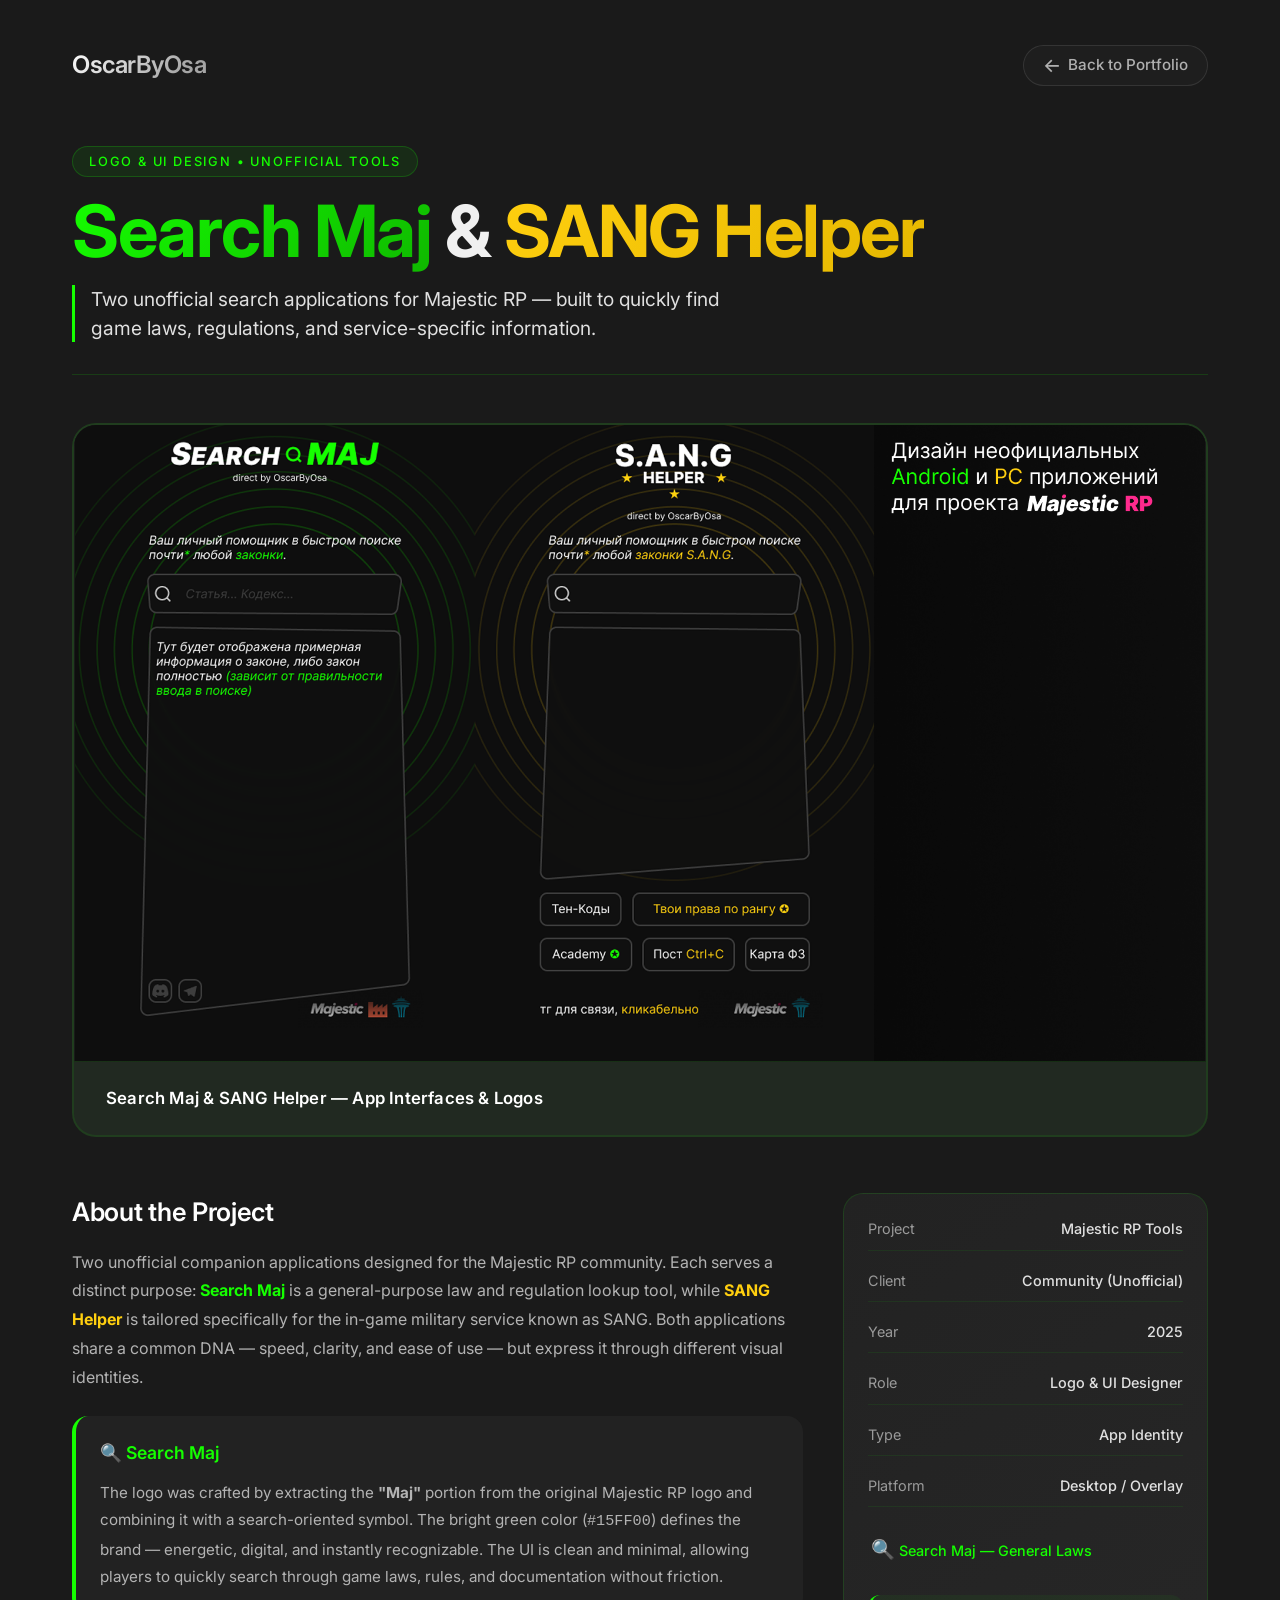
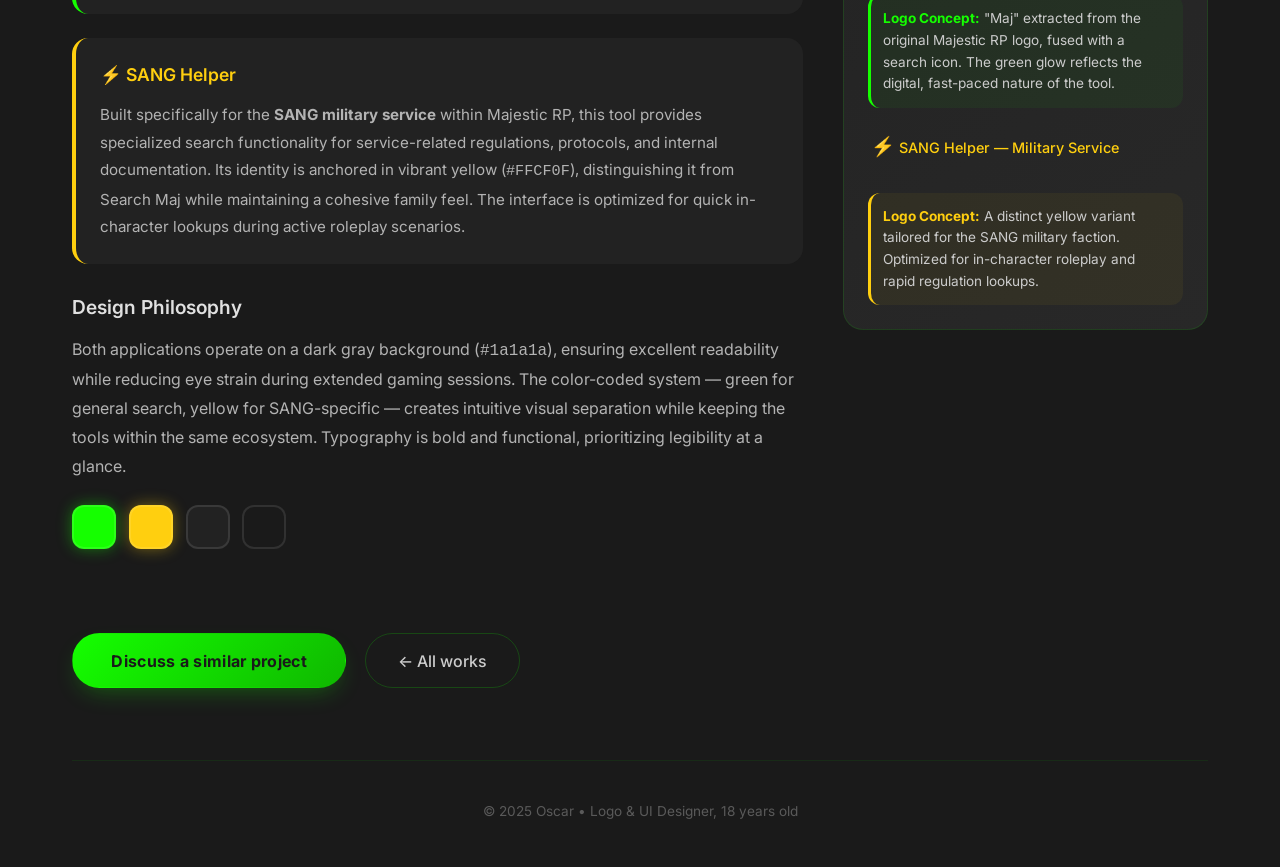
<file: majesticrp.html>
<!DOCTYPE html>
<html lang="en">
<head>
  <meta charset="UTF-8">
  <meta name="viewport" content="width=device-width, initial-scale=1.0, viewport-fit=cover">
  <title>OscarByOsa • Project: Search Maj & SANG Helper — Majestic RP Tools</title>
  <link rel="preconnect" href="https://fonts.googleapis.com">
  <link rel="preconnect" href="https://fonts.gstatic.com" crossorigin>
  <link href="https://fonts.googleapis.com/css2?family=Inter:opsz,wght@14..32,400;14..32,500;14..32,600;14..32,700&display=swap" rel="stylesheet">
  <style>
    * {
      margin: 0;
      padding: 0;
      box-sizing: border-box;
    }

    body {
      background: #1a1a1a;
      font-family: 'Inter', -apple-system, BlinkMacSystemFont, sans-serif;
      color: #f0f0f0;
      line-height: 1.5;
      overflow-x: hidden;
    }

    html {
      scroll-behavior: smooth;
    }

    /* ----- ANIMATIONS ----- */
    @keyframes fadeInUp {
      0% { opacity: 0; transform: translateY(30px); }
      100% { opacity: 1; transform: translateY(0); }
    }

    @keyframes fadeIn {
      0% { opacity: 0; }
      100% { opacity: 1; }
    }

    @keyframes greenGlow {
      0% { text-shadow: 0 0 8px rgba(21, 255, 0, 0.3); }
      50% { text-shadow: 0 0 20px rgba(21, 255, 0, 0.7), 0 0 35px rgba(21, 255, 0, 0.4); }
      100% { text-shadow: 0 0 8px rgba(21, 255, 0, 0.3); }
    }

    @keyframes yellowGlow {
      0% { text-shadow: 0 0 8px rgba(255, 207, 15, 0.3); }
      50% { text-shadow: 0 0 20px rgba(255, 207, 15, 0.7), 0 0 35px rgba(255, 207, 15, 0.4); }
      100% { text-shadow: 0 0 8px rgba(255, 207, 15, 0.3); }
    }

    @keyframes borderPulseGreen {
      0% { border-color: rgba(21, 255, 0, 0.15); }
      50% { border-color: rgba(21, 255, 0, 0.5); }
      100% { border-color: rgba(21, 255, 0, 0.15); }
    }

    @keyframes borderPulseYellow {
      0% { border-color: rgba(255, 207, 15, 0.15); }
      50% { border-color: rgba(255, 207, 15, 0.5); }
      100% { border-color: rgba(255, 207, 15, 0.15); }
    }

    @keyframes float {
      0% { transform: translateY(0px); }
      50% { transform: translateY(-6px); }
      100% { transform: translateY(0px); }
    }

    .container {
      max-width: 1200px;
      margin: 0 auto;
      padding: 2rem 2rem 3rem;
      display: flex;
      flex-direction: column;
      gap: 3rem;
    }

    /* ----- HEADER ----- */
    .header {
      display: flex;
      justify-content: space-between;
      align-items: center;
      padding: 0.8rem 0;
      animation: fadeInUp 0.9s ease forwards;
      flex-wrap: wrap;
      gap: 1rem;
    }

    .logo {
      font-weight: 600;
      font-size: 1.5rem;
      letter-spacing: -0.5px;
      background: linear-gradient(135deg, #ffffff 0%, #a5a5a5 80%);
      -webkit-background-clip: text;
      -webkit-text-fill-color: transparent;
      background-clip: text;
      text-decoration: none;
    }

    .back-link {
      display: flex;
      align-items: center;
      gap: 0.4rem;
      color: #b0b0b0;
      font-weight: 500;
      font-size: 0.95rem;
      text-decoration: none;
      transition: all 0.3s;
      border: 1px solid rgba(255, 255, 255, 0.1);
      padding: 0.5rem 1.2rem;
      border-radius: 30px;
      background: rgba(255, 255, 255, 0.02);
    }

    .back-link:hover {
      color: white;
      border-color: rgba(255, 255, 255, 0.3);
      background: rgba(255, 255, 255, 0.04);
    }

    .back-arrow {
      font-size: 1.2rem;
      line-height: 1;
    }

    /* ----- PROJECT HERO ----- */
    .project-hero {
      animation: fadeInUp 0.9s ease 0.15s both;
      display: flex;
      flex-direction: column;
      gap: 1rem;
      border-bottom: 1px solid rgba(21, 255, 0, 0.15);
      padding-bottom: 2rem;
    }

    .project-category {
      font-size: 0.8rem;
      font-weight: 500;
      letter-spacing: 1.8px;
      text-transform: uppercase;
      color: #15FF00;
      background: rgba(21, 255, 0, 0.08);
      display: inline-block;
      padding: 0.3rem 1rem;
      border-radius: 20px;
      width: fit-content;
      border: 1px solid rgba(21, 255, 0, 0.2);
    }

    .project-title {
      font-size: clamp(2.8rem, 7vw, 4.5rem);
      font-weight: 700;
      letter-spacing: -1.5px;
      line-height: 1.05;
    }

    .title-green {
      background: linear-gradient(135deg, #15FF00 0%, #0fb800 100%);
      -webkit-background-clip: text;
      -webkit-text-fill-color: transparent;
      background-clip: text;
      animation: greenGlow 4s infinite ease-in-out;
    }

    .title-yellow {
      background: linear-gradient(135deg, #FFCF0F 0%, #e6b800 100%);
      -webkit-background-clip: text;
      -webkit-text-fill-color: transparent;
      background-clip: text;
      animation: yellowGlow 4s infinite ease-in-out;
    }

    .project-subtitle {
      font-size: 1.2rem;
      color: #e0e0e0;
      max-width: 650px;
      font-weight: 400;
      border-left: 3px solid #15FF00;
      padding-left: 1rem;
    }

    /* ----- SINGLE GALLERY IMAGE (16:9) ----- */
    .gallery-single {
      animation: fadeInUp 0.9s ease 0.3s both;
    }

    .gallery-item {
      background: #222222;
      border: 2px solid rgba(21, 255, 0, 0.12);
      border-radius: 24px;
      overflow: hidden;
      transition: all 0.4s cubic-bezier(0.16, 1, 0.3, 1);
      cursor: zoom-in;
      max-width: 100%;
      margin: 0 auto;
    }

    .gallery-item:hover {
      transform: translateY(-4px);
      border-color: rgba(21, 255, 0, 0.5);
      box-shadow: 0 30px 50px -20px rgba(21, 255, 0, 0.2);
    }

    .image-container {
      position: relative;
      width: 100%;
      aspect-ratio: 16 / 9;
      background: linear-gradient(145deg, #1a1a1a, #111111);
      overflow: hidden;
      border-bottom: 1px solid rgba(21, 255, 0, 0.1);
    }

    .gallery-image {
      position: absolute;
      top: 0;
      left: 0;
      width: 100%;
      height: 100%;
      object-fit: contain;
      object-position: center;
      display: block;
      transition: transform 0.5s ease, opacity 0.3s ease;
      background: #1a1a1a;
    }

    .gallery-item:hover .gallery-image {
      transform: scale(1.03);
    }

    .gallery-fallback {
      position: absolute;
      top: 0;
      left: 0;
      width: 100%;
      height: 100%;
      display: flex;
      align-items: center;
      justify-content: center;
      font-size: 6rem;
      background: linear-gradient(135deg, #15FF00, #FFCF0F);
      -webkit-background-clip: text;
      -webkit-text-fill-color: transparent;
      background-clip: text;
      font-weight: 700;
      z-index: 1;
    }

    .image-overlay {
      position: absolute;
      top: 0;
      left: 0;
      width: 100%;
      height: 100%;
      background: linear-gradient(to bottom, transparent 80%, rgba(0,0,0,0.2) 100%);
      opacity: 0;
      transition: opacity 0.3s ease;
      z-index: 2;
      pointer-events: none;
    }

    .gallery-item:hover .image-overlay {
      opacity: 1;
    }

    .image-caption {
      padding: 1.5rem 2rem;
      font-size: 0.95rem;
      color: #cccccc;
      letter-spacing: 0.2px;
      display: flex;
      justify-content: space-between;
      align-items: center;
      background: rgba(21, 255, 0, 0.03);
    }

    .image-caption strong {
      color: #ffffff;
      font-weight: 600;
      font-size: 1.05rem;
    }

    .view-hint {
      color: #15FF00;
      font-size: 0.85rem;
      font-weight: 500;
      opacity: 0;
      transition: opacity 0.3s ease;
    }

    .gallery-item:hover .view-hint {
      opacity: 1;
    }

    /* ----- PROJECT DETAILS ----- */
    .project-details {
      display: grid;
      grid-template-columns: 2fr 1fr;
      gap: 2.5rem;
      animation: fadeInUp 0.9s ease 0.4s both;
      margin-top: 0.5rem;
    }

    @media (max-width: 700px) {
      .project-details {
        grid-template-columns: 1fr;
      }
    }

    .description h3 {
      font-size: 1.6rem;
      font-weight: 600;
      margin-bottom: 1rem;
      letter-spacing: -0.3px;
      color: #ffffff;
    }

    .description h4 {
      font-size: 1.2rem;
      font-weight: 600;
      margin: 1.8rem 0 0.8rem;
      color: #e0e0e0;
    }

    .description p {
      color: #b3b3b3;
      font-size: 1rem;
      line-height: 1.8;
      margin-bottom: 1.3rem;
    }

    .tool-card {
      background: #222222;
      border-radius: 16px;
      padding: 1.5rem;
      margin: 1.5rem 0;
      border-left: 4px solid #15FF00;
    }

    .tool-card.yellow {
      border-left-color: #FFCF0F;
    }

    .tool-card h4 {
      margin: 0 0 0.8rem;
      font-size: 1.1rem;
    }

    .tool-card.green h4 {
      color: #15FF00;
    }

    .tool-card.yellow h4 {
      color: #FFCF0F;
    }

    .tool-card p {
      margin-bottom: 0;
      font-size: 0.95rem;
    }

    .brand-colors {
      display: flex;
      gap: 0.8rem;
      margin: 1.5rem 0;
      flex-wrap: wrap;
    }

    .color-swatch {
      width: 44px;
      height: 44px;
      border-radius: 12px;
      border: 2px solid rgba(255,255,255,0.1);
      transition: transform 0.3s, box-shadow 0.3s;
      cursor: pointer;
    }

    .color-swatch:hover {
      transform: scale(1.2);
    }

    .color-swatch.green { background: #15FF00; box-shadow: 0 0 15px rgba(21, 255, 0, 0.4); }
    .color-swatch.yellow { background: #FFCF0F; box-shadow: 0 0 15px rgba(255, 207, 15, 0.4); }
    .color-swatch.dark-gray { background: #222222; }
    .color-swatch.dark-bg { background: #1a1a1a; }

    .info-panel {
      background: #222222;
      border: 1px solid rgba(21, 255, 0, 0.12);
      border-radius: 20px;
      padding: 1.5rem;
      display: flex;
      flex-direction: column;
      gap: 1.2rem;
      height: fit-content;
      animation: borderPulseGreen 5s infinite;
      background: linear-gradient(145deg, #222222 0%, #282828 100%);
    }

    .info-row {
      display: flex;
      justify-content: space-between;
      font-size: 0.9rem;
      color: #9a9a9a;
      border-bottom: 1px solid rgba(21, 255, 0, 0.08);
      padding-bottom: 0.6rem;
    }

    .info-row span:last-child {
      color: #e0e0e0;
      font-weight: 500;
    }

    .logo-highlight {
      margin-top: 0.8rem;
      padding: 0.8rem;
      background: rgba(21, 255, 0, 0.05);
      border-radius: 12px;
      border-left: 3px solid #15FF00;
      font-size: 0.85rem;
      color: #cccccc;
      line-height: 1.6;
    }

    .logo-highlight.yellow {
      background: rgba(255, 207, 15, 0.05);
      border-left-color: #FFCF0F;
    }

    /* ----- ACTION BUTTONS ----- */
    .action-row {
      display: flex;
      gap: 1.2rem;
      flex-wrap: wrap;
      margin-top: 0.8rem;
      animation: fadeInUp 0.9s ease 0.5s both;
    }

    .primary-btn {
      background: linear-gradient(135deg, #15FF00, #0fb800);
      color: #1a1a1a;
      font-weight: 700;
      padding: 0.9rem 2.4rem;
      border-radius: 40px;
      text-decoration: none;
      transition: all 0.3s;
      font-size: 1rem;
      letter-spacing: 0.3px;
      box-shadow: 0 10px 25px -8px rgba(21, 255, 0, 0.3);
      border: 1px solid transparent;
      display: inline-block;
    }

    .primary-btn:hover {
      transform: translateY(-2px) scale(1.02);
      box-shadow: 0 15px 35px -8px rgba(21, 255, 0, 0.5);
      background: linear-gradient(135deg, #2dff1a, #13cc00);
      color: #0a0a0a;
    }

    .secondary-link {
      color: #cccccc;
      text-decoration: none;
      padding: 0.9rem 2rem;
      border: 1px solid rgba(21, 255, 0, 0.2);
      border-radius: 40px;
      font-weight: 500;
      transition: all 0.3s;
      display: inline-flex;
      align-items: center;
      gap: 0.3rem;
      background: transparent;
    }

    .secondary-link:hover {
      border-color: rgba(21, 255, 0, 0.5);
      color: white;
      background: rgba(21, 255, 0, 0.05);
    }

    .footer-note {
      text-align: center;
      color: #5a5a5a;
      font-size: 0.85rem;
      margin-top: 1.5rem;
      border-top: 1px solid rgba(21, 255, 0, 0.08);
      padding-top: 2.5rem;
      animation: fadeIn 1s ease 0.7s both;
    }

    .flaming-icon {
      display: inline-block;
      animation: float 4s infinite ease-in-out;
      margin-left: 0.2rem;
      font-size: 1.2rem;
    }
  </style>
</head>
<body>
  <div class="container">
    
    <!-- Header with return link -->
    <header class="header">
      <a href="index.html" class="logo" style="text-decoration: none;">OscarByOsa</a>
      <a href="index.html" class="back-link">
        <span class="back-arrow">←</span> Back to Portfolio
      </a>
    </header>

    <!-- Project Hero -->
    <section class="project-hero">
      <div class="project-category">Logo & UI Design • Unofficial Tools</div>
      <h1 class="project-title">
        <span class="title-green">Search Maj</span> & <span class="title-yellow">SANG Helper</span>
      </h1>
      <p class="project-subtitle">
        Two unofficial search applications for Majestic RP — built to quickly find game laws, regulations, and service-specific information.
      </p>
    </section>

    <!-- Single Gallery Image (16:9) -->
    <div class="gallery-single">
      <div class="gallery-item">
        <div class="image-container">
          <img 
            src="img/Slide 16_9 - 25.png" 
            alt="Search Maj and SANG Helper — UI design and logos for Majestic RP tools" 
            class="gallery-image"
            onerror="this.style.display='none'; this.nextElementSibling.style.display='flex';"
          >
          <span class="gallery-fallback" style="display: none;">🔍⚡</span>
          <div class="image-overlay"></div>
        </div>
        <div class="image-caption">
          <strong>Search Maj & SANG Helper — App Interfaces & Logos</strong>
          <span class="view-hint">Hover to zoom</span>
        </div>
      </div>
    </div>

    <!-- Project Details -->
    <div class="project-details">
      <div class="description">
        <h3>About the Project</h3>
        <p>
          Two unofficial companion applications designed for the Majestic RP community. Each serves a distinct purpose: 
          <strong style="color: #15FF00;">Search Maj</strong> is a general-purpose law and regulation lookup tool, 
          while <strong style="color: #FFCF0F;">SANG Helper</strong> is tailored specifically for the in-game 
          military service known as SANG. Both applications share a common DNA — speed, clarity, and ease of use — 
          but express it through different visual identities.
        </p>

        <!-- Search Maj Card -->
        <div class="tool-card green">
          <h4>🔍 Search Maj</h4>
          <p>
            The logo was crafted by extracting the <strong>"Maj"</strong> portion from the original Majestic RP 
            logo and combining it with a search-oriented symbol. The bright green color (<code>#15FF00</code>) 
            defines the brand — energetic, digital, and instantly recognizable. The UI is clean and minimal, 
            allowing players to quickly search through game laws, rules, and documentation without friction.
          </p>
        </div>

        <!-- SANG Helper Card -->
        <div class="tool-card yellow">
          <h4>⚡ SANG Helper</h4>
          <p>
            Built specifically for the <strong>SANG military service</strong> within Majestic RP, this tool 
            provides specialized search functionality for service-related regulations, protocols, and internal 
            documentation. Its identity is anchored in vibrant yellow (<code>#FFCF0F</code>), distinguishing it 
            from Search Maj while maintaining a cohesive family feel. The interface is optimized for quick 
            in-character lookups during active roleplay scenarios.
          </p>
        </div>

        <h4>Design Philosophy</h4>
        <p>
          Both applications operate on a dark gray background (<code>#1a1a1a</code>), ensuring excellent 
          readability while reducing eye strain during extended gaming sessions. The color-coded system — 
          green for general search, yellow for SANG-specific — creates intuitive visual separation while 
          keeping the tools within the same ecosystem. Typography is bold and functional, prioritizing 
          legibility at a glance.
        </p>

        <div class="brand-colors">
          <span class="color-swatch green" title="Search Maj Green #15FF00"></span>
          <span class="color-swatch yellow" title="SANG Helper Yellow #FFCF0F"></span>
          <span class="color-swatch dark-gray" title="UI Background #222222"></span>
          <span class="color-swatch dark-bg" title="App Background #1a1a1a"></span>
        </div>
      </div>

      <div class="info-panel">
        <div class="info-row"><span>Project</span> <span>Majestic RP Tools</span></div>
        <div class="info-row"><span>Client</span> <span>Community (Unofficial)</span></div>
        <div class="info-row"><span>Year</span> <span>2025</span></div>
        <div class="info-row"><span>Role</span> <span>Logo & UI Designer</span></div>
        <div class="info-row"><span>Type</span> <span>App Identity</span></div>
        <div class="info-row"><span>Platform</span> <span>Desktop / Overlay</span></div>
        <div style="margin-top: 0.5rem; color: #15FF00; font-size: 0.9rem; font-weight: 500;">
          <span class="flaming-icon">🔍</span> Search Maj — General Laws
        </div>
        <div class="logo-highlight">
          <strong style="color: #15FF00;">Logo Concept:</strong> "Maj" extracted from the original Majestic RP 
          logo, fused with a search icon. The green glow reflects the digital, fast-paced nature of the tool.
        </div>
        <div style="margin-top: 0.3rem; color: #FFCF0F; font-size: 0.9rem; font-weight: 500;">
          <span class="flaming-icon">⚡</span> SANG Helper — Military Service
        </div>
        <div class="logo-highlight yellow">
          <strong style="color: #FFCF0F;">Logo Concept:</strong> A distinct yellow variant tailored for the 
          SANG military faction. Optimized for in-character roleplay and rapid regulation lookups.
        </div>
      </div>
    </div>

    <!-- Action Buttons -->
    <div class="action-row">
      <a href="mailto:oscarbyosa@gmail.com" class="primary-btn">Discuss a similar project</a>
      <a href="index.html" class="secondary-link">← All works</a>
    </div>

    <div class="footer-note">
      © 2025 Oscar • Logo & UI Designer, 18 years old
    </div>
  </div>
</body>
</html>
</file>
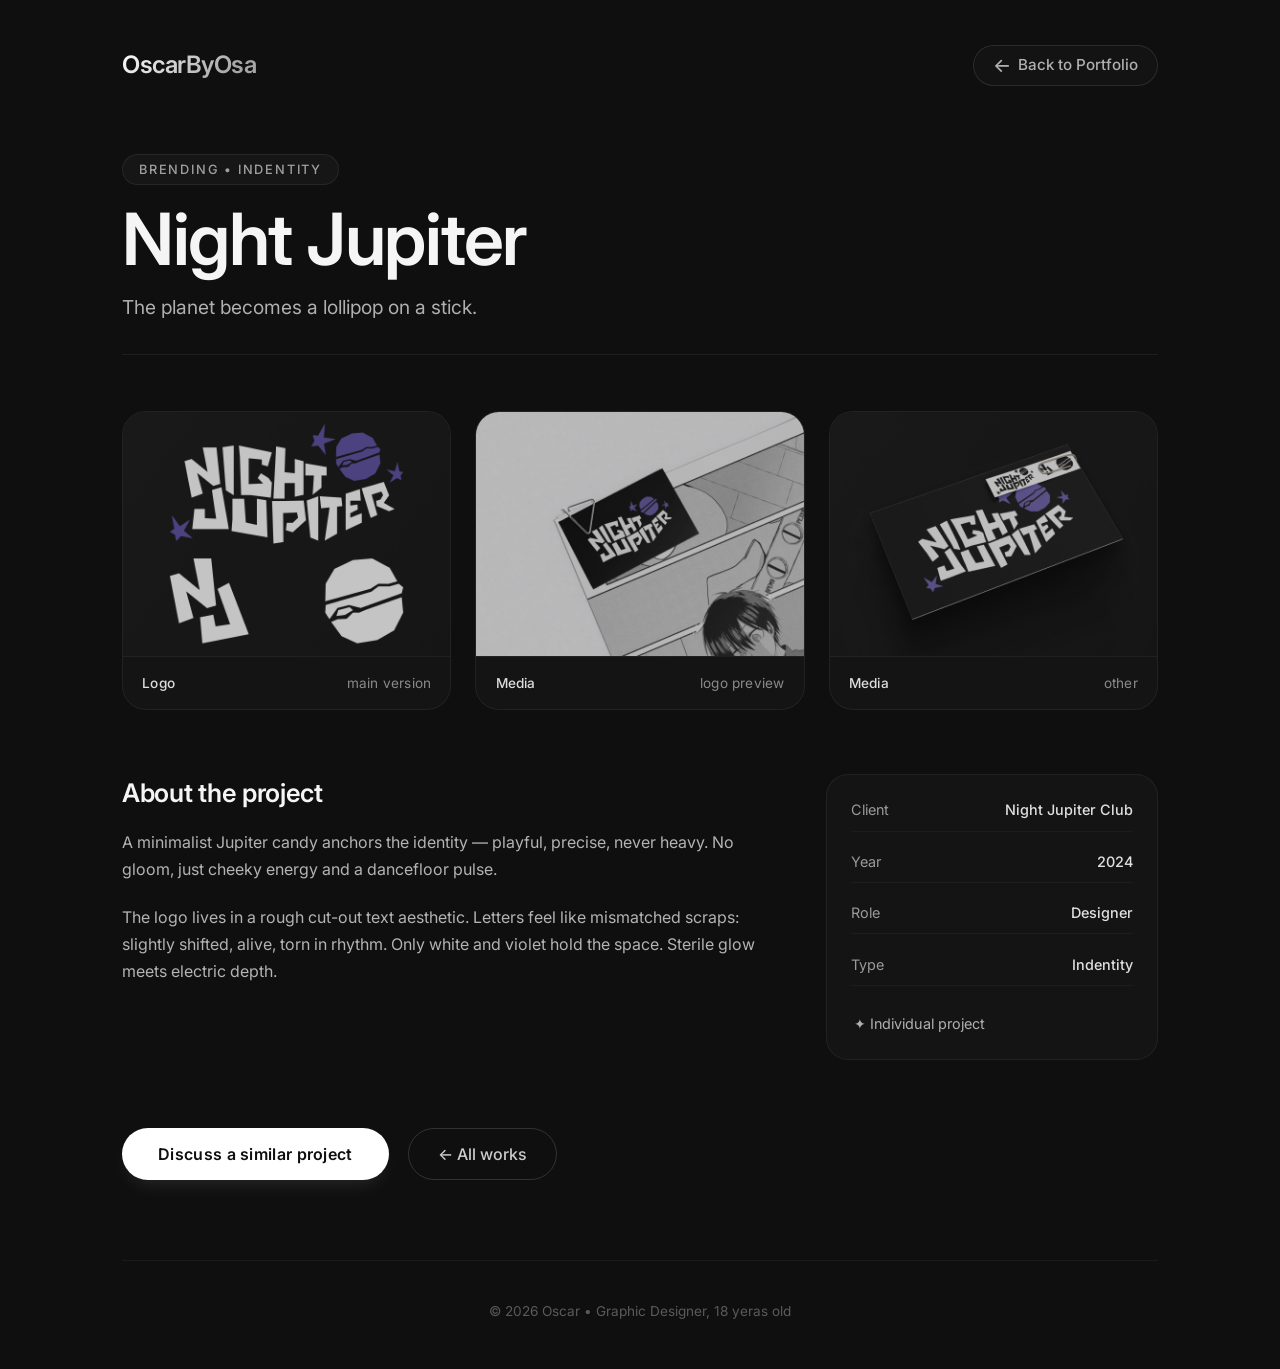
<file: nightjupiter.html>
<!DOCTYPE html>
<html lang="ru">
<head>
  <meta charset="UTF-8">
  <meta name="viewport" content="width=device-width, initial-scale=1.0, viewport-fit=cover">
  <title>OscarByOsa • Project: Indentity Nihjt Jupiter</title>
  <link rel="preconnect" href="https://fonts.googleapis.com">
  <link rel="preconnect" href="https://fonts.gstatic.com" crossorigin>
  <link href="https://fonts.googleapis.com/css2?family=Inter:opsz,wght@14..32,400;14..32,500;14..32,600&display=swap" rel="stylesheet">
  <style>
    * {
      margin: 0;
      padding: 0;
      box-sizing: border-box;
    }

    body {
      background: #0f0f0f;
      font-family: 'Inter', -apple-system, BlinkMacSystemFont, sans-serif;
      color: #f5f5f5;
      line-height: 1.5;
      overflow-x: hidden;
    }

    html {
      scroll-behavior: smooth;
    }

    /* ----- АНИМАЦИИ (сохраняем айдентику) ----- */
    @keyframes fadeInUp {
      0% {
        opacity: 0;
        transform: translateY(30px);
      }
      100% {
        opacity: 1;
        transform: translateY(0);
      }
    }

    @keyframes fadeIn {
      0% { opacity: 0; }
      100% { opacity: 1; }
    }

    @keyframes softGlow {
      0% {
        text-shadow: 0 0 10px rgba(255, 255, 255, 0.1);
      }
      50% {
        text-shadow: 0 0 25px rgba(255, 255, 255, 0.3), 0 0 10px rgba(200, 200, 255, 0.4);
      }
      100% {
        text-shadow: 0 0 10px rgba(255, 255, 255, 0.1);
      }
    }

    @keyframes borderPulse {
      0% {
        border-color: rgba(255, 255, 255, 0.08);
      }
      50% {
        border-color: rgba(255, 255, 255, 0.25);
      }
      100% {
        border-color: rgba(255, 255, 255, 0.08);
      }
    }

    @keyframes float {
      0% { transform: translateY(0px); }
      50% { transform: translateY(-6px); }
      100% { transform: translateY(0px); }
    }

    @keyframes scaleIn {
      0% { transform: scale(0.95); opacity: 0; }
      100% { transform: scale(1); opacity: 1; }
    }

    .container {
      max-width: 1100px;
      margin: 0 auto;
      padding: 2rem 2rem 3rem;
      display: flex;
      flex-direction: column;
      gap: 3.5rem;
    }

    /* ----- ШАПКА (как на главной) ----- */
    .header {
      display: flex;
      justify-content: space-between;
      align-items: center;
      padding: 0.8rem 0;
      animation: fadeInUp 0.9s ease forwards;
      flex-wrap: wrap;
      gap: 1rem;
    }

    .logo {
      font-weight: 600;
      font-size: 1.5rem;
      letter-spacing: -0.5px;
      background: linear-gradient(135deg, #ffffff 0%, #a5a5a5 80%);
      -webkit-background-clip: text;
      -webkit-text-fill-color: transparent;
      background-clip: text;
      text-decoration: none;
    }

    .back-link {
      display: flex;
      align-items: center;
      gap: 0.4rem;
      color: #b0b0b0;
      font-weight: 500;
      font-size: 0.95rem;
      text-decoration: none;
      transition: color 0.3s;
      border: 1px solid rgba(255, 255, 255, 0.1);
      padding: 0.5rem 1.2rem;
      border-radius: 30px;
      background: rgba(255, 255, 255, 0.02);
    }

    .back-link:hover {
      color: white;
      border-color: rgba(255, 255, 255, 0.3);
      background: rgba(255, 255, 255, 0.04);
    }

    .back-arrow {
      font-size: 1.2rem;
      line-height: 1;
    }

    /* ----- ЗАГОЛОВОК ПРОЕКТА ----- */
    .project-hero {
      animation: fadeInUp 0.9s ease 0.15s both;
      display: flex;
      flex-direction: column;
      gap: 1rem;
      border-bottom: 1px solid rgba(255, 255, 255, 0.07);
      padding-bottom: 2rem;
    }

    .project-category {
      font-size: 0.8rem;
      font-weight: 500;
      letter-spacing: 1.8px;
      text-transform: uppercase;
      color: #a0a0a0;
      background: rgba(255, 255, 255, 0.03);
      display: inline-block;
      padding: 0.3rem 1rem;
      border-radius: 20px;
      width: fit-content;
      border: 1px solid rgba(255, 255, 255, 0.07);
    }

    .project-title {
      font-size: clamp(2.8rem, 7vw, 4.5rem);
      font-weight: 600;
      letter-spacing: -1.5px;
      line-height: 1.05;
      animation: softGlow 5s infinite ease-in-out;
    }

    .project-subtitle {
      font-size: 1.2rem;
      color: #b0b0b0;
      max-width: 550px;
      font-weight: 400;
    }

    /* ----- ГАЛЕРЕЯ ИЗОБРАЖЕНИЙ (стилизованная) ----- */
    .gallery {
      display: grid;
      grid-template-columns: repeat(auto-fit, minmax(280px, 1fr));
      gap: 1.5rem;
      animation: fadeInUp 0.9s ease 0.3s both;
    }

    .gallery-item {
      background: #141414;
      border: 1px solid rgba(255, 255, 255, 0.06);
      border-radius: 24px;
      overflow: hidden;
      transition: all 0.35s cubic-bezier(0.16, 1, 0.3, 1);
      display: flex;
      flex-direction: column;
    }

    .gallery-item:hover {
      transform: translateY(-5px);
      border-color: rgba(255, 255, 255, 0.2);
      box-shadow: 0 20px 30px -15px rgba(0, 0, 0, 0.7);
    }

    .image-placeholder {
      width: 100%;
      aspect-ratio: 4 / 3;
      background: linear-gradient(145deg, #1f1f1f, #181818);
      display: flex;
      align-items: center;
      justify-content: center;
      font-size: 3rem;
      opacity: 0.75;
      transition: 0.3s;
      border-bottom: 1px solid rgba(255, 255, 255, 0.04);
      position: relative;
    }

    .image-placeholder span {
      background: linear-gradient(135deg, #d0d0d0, #777);
      -webkit-background-clip: text;
      -webkit-text-fill-color: transparent;
      background-clip: text;
      font-weight: 400;
    }

    .gallery-item:hover .image-placeholder {
      opacity: 0.95;
    }

    .image-caption {
      padding: 1rem 1.2rem;
      font-size: 0.85rem;
      color: #8a8a8a;
      letter-spacing: 0.2px;
      display: flex;
      justify-content: space-between;
      align-items: center;
    }

    .image-caption strong {
      color: #dddddd;
      font-weight: 500;
    }

    /* ----- ОПИСАНИЕ ПРОЕКТА ----- */
    .project-details {
      display: grid;
      grid-template-columns: 2fr 1fr;
      gap: 2.5rem;
      animation: fadeInUp 0.9s ease 0.4s both;
      margin-top: 0.5rem;
    }

    @media (max-width: 700px) {
      .project-details {
        grid-template-columns: 1fr;
      }
    }

    .description h3 {
      font-size: 1.6rem;
      font-weight: 600;
      margin-bottom: 1rem;
      letter-spacing: -0.3px;
    }

    .description p {
      color: #b3b3b3;
      font-size: 1rem;
      line-height: 1.7;
      margin-bottom: 1.3rem;
    }

    .info-panel {
      background: #141414;
      border: 1px solid rgba(255, 255, 255, 0.06);
      border-radius: 22px;
      padding: 1.5rem;
      display: flex;
      flex-direction: column;
      gap: 1.2rem;
      height: fit-content;
      animation: borderPulse 4s infinite;
    }

    .info-row {
      display: flex;
      justify-content: space-between;
      font-size: 0.9rem;
      color: #9a9a9a;
      border-bottom: 1px solid rgba(255, 255, 255, 0.04);
      padding-bottom: 0.6rem;
    }

    .info-row span:last-child {
      color: #e0e0e0;
      font-weight: 500;
    }

    /* ----- КНОПКА КОНТАКТА ----- */
    .action-row {
      display: flex;
      gap: 1.2rem;
      flex-wrap: wrap;
      margin-top: 0.8rem;
      animation: fadeInUp 0.9s ease 0.5s both;
    }

    .primary-btn {
      background: white;
      color: #0f0f0f;
      font-weight: 600;
      padding: 0.8rem 2.2rem;
      border-radius: 40px;
      text-decoration: none;
      transition: 0.3s;
      font-size: 1rem;
      letter-spacing: 0.3px;
      box-shadow: 0 10px 20px -8px rgba(255, 255, 255, 0.12);
      border: 1px solid transparent;
      display: inline-block;
    }

    .primary-btn:hover {
      background: #e6e6e6;
      transform: scale(1.03);
      box-shadow: 0 14px 26px -8px rgba(255, 255, 255, 0.25);
    }

    .secondary-link {
      color: #cccccc;
      text-decoration: none;
      padding: 0.8rem 1.8rem;
      border: 1px solid rgba(255, 255, 255, 0.15);
      border-radius: 40px;
      font-weight: 500;
      transition: 0.3s;
      display: inline-flex;
      align-items: center;
      gap: 0.3rem;
      background: transparent;
    }

    .secondary-link:hover {
      border-color: rgba(255, 255, 255, 0.4);
      color: white;
      background: rgba(255, 255, 255, 0.03);
    }

    .footer-note {
      text-align: center;
      color: #5a5a5a;
      font-size: 0.85rem;
      margin-top: 1.5rem;
      border-top: 1px solid rgba(255, 255, 255, 0.05);
      padding-top: 2.5rem;
      animation: fadeIn 1s ease 0.7s both;
    }

    .floating-icon {
      display: inline-block;
      animation: float 5s infinite ease-in-out;
      margin-left: 0.2rem;
    }
    /* Стили для изображений в галерее */
.gallery-image {
  position: absolute;
  top: 0;
  left: 0;
  width: 100%;
  height: 100%;
  object-fit: cover;
  object-position: center;
  display: block;
  transition: transform 0.4s ease, opacity 0.3s ease;
}

.gallery-item:hover .gallery-image {
  transform: scale(1.03);
}

/* Fallback-символ для галереи */
.gallery-fallback {
  position: absolute;
  top: 0;
  left: 0;
  width: 100%;
  height: 100%;
  display: flex;
  align-items: center;
  justify-content: center;
  font-size: 3rem;
  background: linear-gradient(135deg, #d0d0d0, #777);
  -webkit-background-clip: text;
  -webkit-text-fill-color: transparent;
  background-clip: text;
  font-weight: 400;
  z-index: 1;
}

/* Обновляем image-placeholder для корректного позиционирования */
.image-placeholder {
  position: relative;
  overflow: hidden;
}
  </style>
</head>
<body>
  <div class="container">
    
    <!-- Шапка с возвратом -->
    <header class="header">
      <a href="index.html" class="logo" style="text-decoration: none;">OscarByOsa</a>
      <a href="index.html" class="back-link">
        <span class="back-arrow">←</span> Back to Portfolio
      </a>
    </header>

    <!-- Герой проекта -->
    <section class="project-hero">
      <div class="project-category">Brending • Indentity</div>
      <h1 class="project-title">Night Jupiter</h1>
      <p class="project-subtitle">
        The planet becomes a lollipop on a stick.
      </p>
    </section>

    <!-- Галерея (можно менять символы/изображения) -->
    <div class="gallery">
  <!-- Изображение 1 -->
  <div class="gallery-item">
    <div class="image-placeholder">
      <img 
        src="img/Frame 103.png" 
        alt="Logo main version" 
        class="gallery-image"
        onerror="this.style.display='none'; this.nextElementSibling.style.display='flex';"
      >
      <span class="gallery-fallback" style="display: none;">◈</span>
    </div>
    <div class="image-caption"><strong>Logo</strong> main version</div>
  </div>

  <!-- Изображение 2 -->
  <div class="gallery-item">
    <div class="image-placeholder">
      <img 
        src="img/Frame 104.png" 
        alt="Corporate pattern" 
        class="gallery-image"
        onerror="this.style.display='none'; this.nextElementSibling.style.display='flex';"
      >
      <span class="gallery-fallback" style="display: none;">◫</span>
    </div>
    <div class="image-caption"><strong>Media</strong> logo preview</div>
  </div>

  <!-- Изображение 3 -->
  <div class="gallery-item">
    <div class="image-placeholder">
      <img 
        src="img/Frame 105.png" 
        alt="Business cards and packaging" 
        class="gallery-image"
        onerror="this.style.display='none'; this.nextElementSibling.style.display='flex';"
      >
      <span class="gallery-fallback" style="display: none;">◎</span>
    </div>
    <div class="image-caption"><strong>Media</strong> other</div>
  </div>
</div>

    <!-- Детали проекта -->
    <div class="project-details">
      <div class="description">
        <h3>About the project</h3>
        <p>
          A minimalist Jupiter candy anchors the identity — playful, precise, never heavy.
          No gloom, just cheeky energy and a dancefloor pulse.
        </p>
        <p>
          The logo lives in a rough cut-out text aesthetic.
          Letters feel like mismatched scraps: slightly shifted, alive, torn in rhythm.
          Only white and violet hold the space.
          Sterile glow meets electric depth.
        </p>
      </div>
      <div class="info-panel">
        <div class="info-row"><span>Client</span> <span>Night Jupiter Club</span></div>
        <div class="info-row"><span>Year</span> <span>2024</span></div>
        <div class="info-row"><span>Role</span> <span>Designer</span></div>
        <div class="info-row"><span>Type</span> <span>Indentity</span></div>
        <div style="margin-top: 0.5rem; color: #b0b0b0; font-size: 0.9rem;">
          <span class="floating-icon">✦</span> Individual project
        </div>
      </div>
    </div>

    <!-- Кнопки действий -->
    <div class="action-row">
      <a href="mailto:oscarbyosa@gmail.com" class="primary-btn">Discuss a similar project</a>
      <a href="index.html" class="secondary-link">← All works</a>
    </div>

    <div class="footer-note">
      © 2026 Oscar • Graphic Designer, 18 yeras old
    </div>
  </div>
</body>
</html>
</file>
